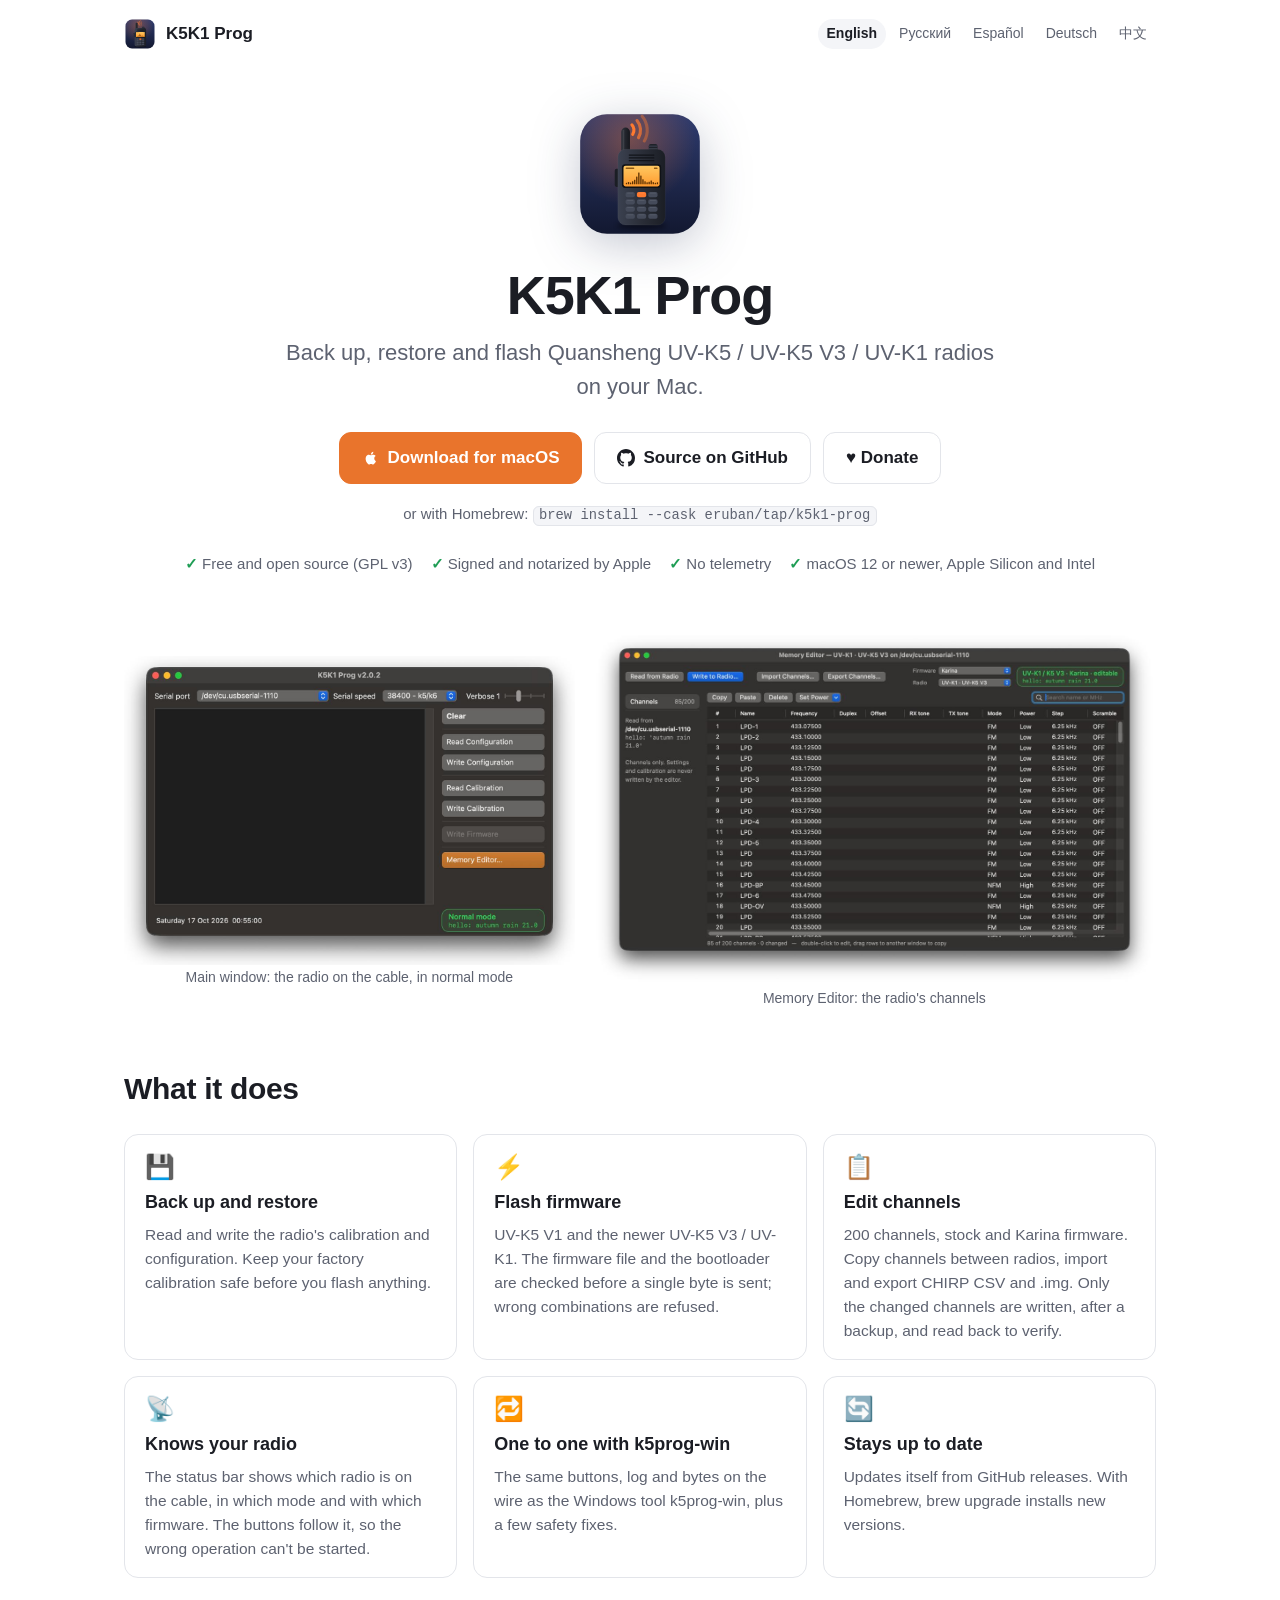
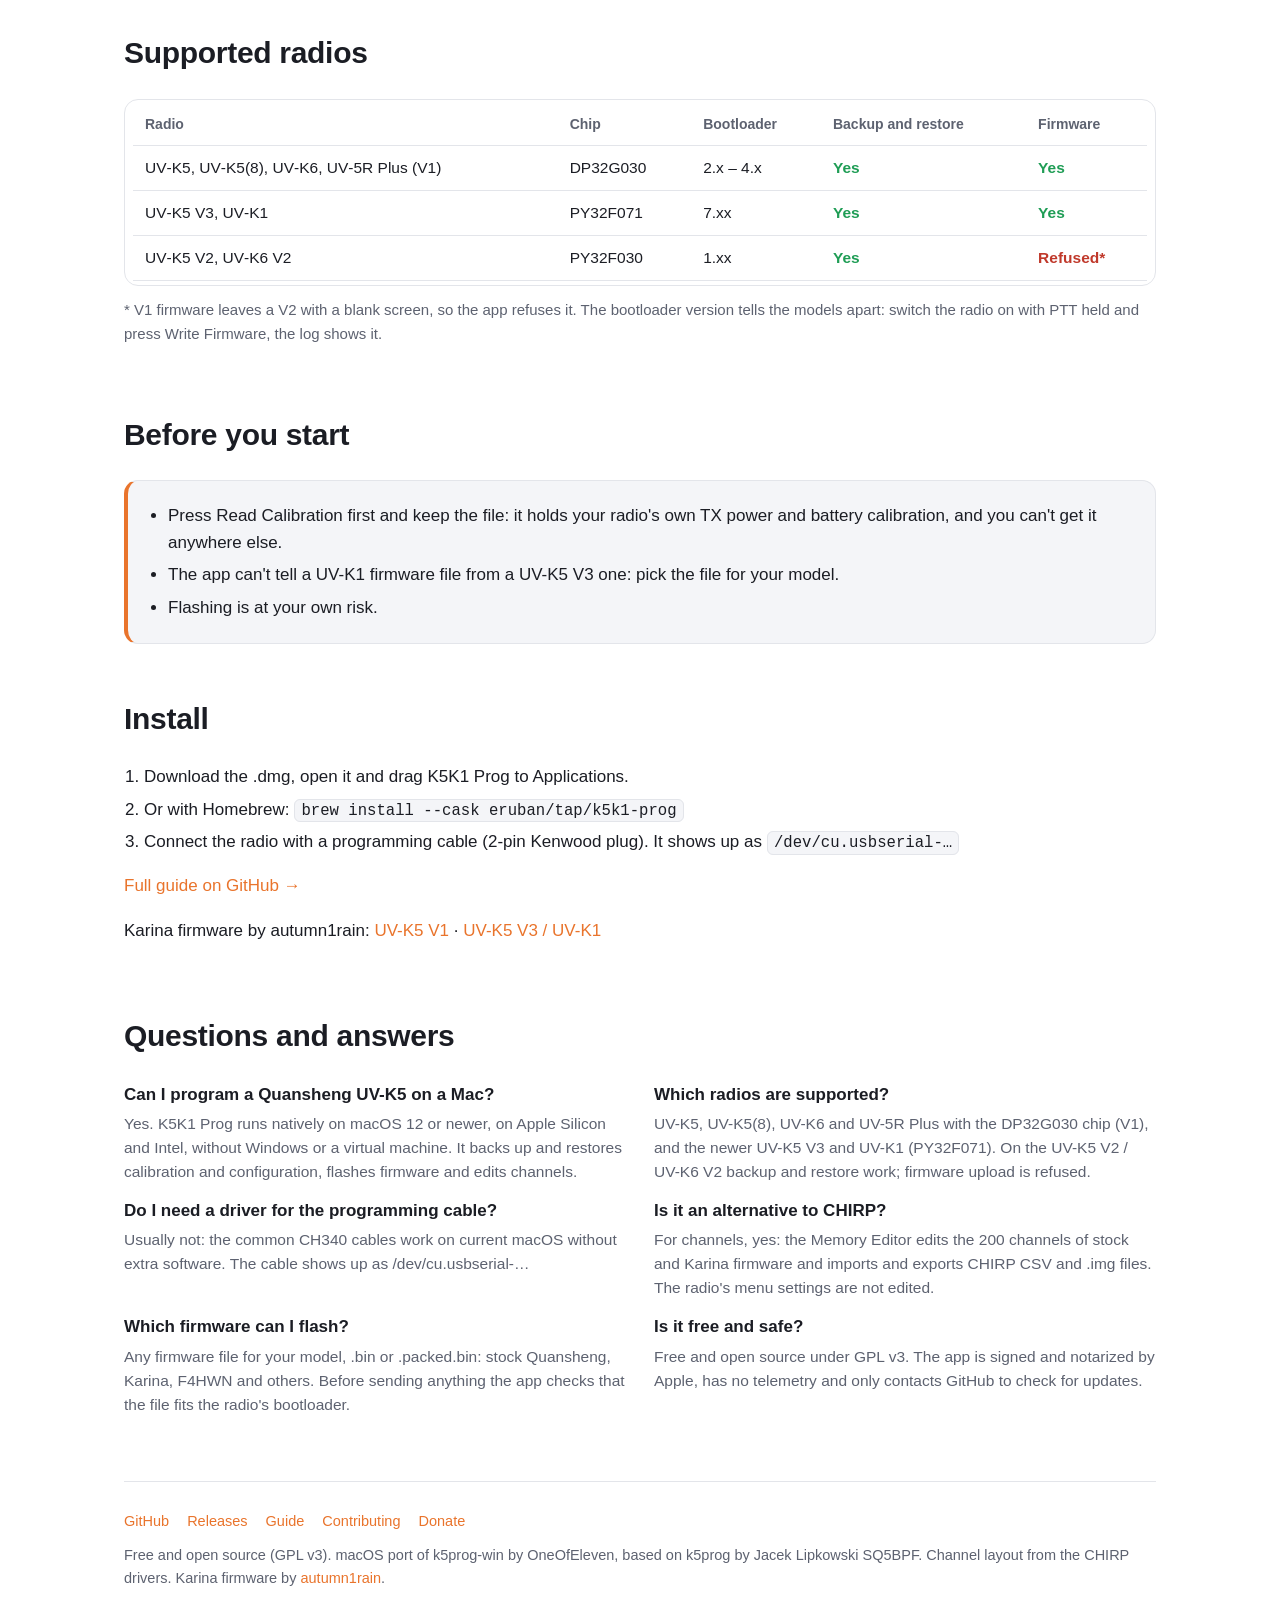
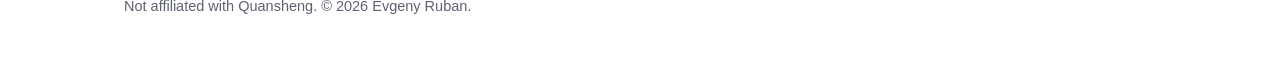
<file: docs/index.html>
<!doctype html>
<html lang="en">
<head>
  <meta charset="utf-8">
  <meta name="viewport" content="width=device-width, initial-scale=1">
  <title>K5K1 Prog – Quansheng UV-K5 &amp; UV-K1 software for Mac</title>
  <meta name="description" content="Free Mac app for Quansheng UV-K5, UV-K5 V3 and UV-K1: back up calibration and configuration, flash firmware, edit channels (CHIRP CSV, .img). Open source.">
  <link rel="canonical" href="https://eruban.github.io/k5k1prog-mac/">
  <link rel="alternate" hreflang="en" href="https://eruban.github.io/k5k1prog-mac/">
  <link rel="alternate" hreflang="ru" href="https://eruban.github.io/k5k1prog-mac/ru/">
  <link rel="alternate" hreflang="es" href="https://eruban.github.io/k5k1prog-mac/es/">
  <link rel="alternate" hreflang="de" href="https://eruban.github.io/k5k1prog-mac/de/">
  <link rel="alternate" hreflang="zh-Hans" href="https://eruban.github.io/k5k1prog-mac/zh/">
  <link rel="alternate" hreflang="x-default" href="https://eruban.github.io/k5k1prog-mac/">
  <meta name="robots" content="index, follow, max-image-preview:large">
  <meta name="author" content="Evgeny Ruban">
  <meta name="theme-color" content="#1e2850">
  <meta property="og:type" content="website">
  <meta property="og:site_name" content="K5K1 Prog">
  <meta property="og:locale" content="en_US">
  <meta property="og:locale:alternate" content="ru_RU">
  <meta property="og:locale:alternate" content="es_ES">
  <meta property="og:locale:alternate" content="de_DE">
  <meta property="og:locale:alternate" content="zh_CN">
  <meta property="og:title" content="K5K1 Prog – Quansheng UV-K5 &amp; UV-K1 software for Mac">
  <meta property="og:description" content="Free Mac app for Quansheng UV-K5, UV-K5 V3 and UV-K1: back up calibration and configuration, flash firmware, edit channels (CHIRP CSV, .img). Open source.">
  <meta property="og:url" content="https://eruban.github.io/k5k1prog-mac/">
  <meta property="og:image" content="https://eruban.github.io/k5k1prog-mac/assets/og-card.png">
  <meta property="og:image:width" content="1200">
  <meta property="og:image:height" content="630">
  <meta property="og:image:alt" content="Back up, restore and flash Quansheng UV-K5 / UV-K5 V3 / UV-K1 radios on your Mac.">
  <meta name="twitter:card" content="summary_large_image">
  <meta name="twitter:title" content="K5K1 Prog – Quansheng UV-K5 &amp; UV-K1 software for Mac">
  <meta name="twitter:description" content="Free Mac app for Quansheng UV-K5, UV-K5 V3 and UV-K1: back up calibration and configuration, flash firmware, edit channels (CHIRP CSV, .img). Open source.">
  <meta name="twitter:image" content="https://eruban.github.io/k5k1prog-mac/assets/og-card.png">
  <link rel="icon" href="assets/logo.svg" type="image/svg+xml">
  <link rel="icon" href="assets/favicon-32.png" type="image/png" sizes="32x32">
  <link rel="apple-touch-icon" href="assets/apple-touch-icon.png">
  <link rel="stylesheet" href="assets/style.css">
  <script type="application/ld+json">
{
  "@context": "https://schema.org",
  "@type": "SoftwareApplication",
  "name": "K5K1 Prog",
  "url": "https://eruban.github.io/k5k1prog-mac/",
  "description": "Free Mac app for Quansheng UV-K5, UV-K5 V3 and UV-K1: back up calibration and configuration, flash firmware, edit channels (CHIRP CSV, .img). Open source.",
  "applicationCategory": "UtilitiesApplication",
  "operatingSystem": "macOS 12 or later",
  "softwareVersion": "2.0.2",
  "downloadUrl": "https://github.com/ERuban/k5k1prog-mac/releases/latest",
  "installUrl": "https://github.com/ERuban/k5k1prog-mac/releases/latest",
  "screenshot": [
    "https://eruban.github.io/k5k1prog-mac/assets/main-window.png",
    "https://eruban.github.io/k5k1prog-mac/assets/memory-editor.png"
  ],
  "image": "https://eruban.github.io/k5k1prog-mac/assets/og-card.png",
  "license": "https://www.gnu.org/licenses/gpl-3.0.html",
  "isAccessibleForFree": true,
  "offers": {
    "@type": "Offer",
    "price": "0",
    "priceCurrency": "USD"
  },
  "author": {
    "@type": "Person",
    "name": "Evgeny Ruban",
    "url": "https://github.com/ERuban"
  },
  "codeRepository": "https://github.com/ERuban/k5k1prog-mac",
  "inLanguage": "en"
}
  </script>
  <script type="application/ld+json">
{
  "@context": "https://schema.org",
  "@type": "FAQPage",
  "mainEntity": [
    {
      "@type": "Question",
      "name": "Can I program a Quansheng UV-K5 on a Mac?",
      "acceptedAnswer": {
        "@type": "Answer",
        "text": "Yes. K5K1 Prog runs natively on macOS 12 or newer, on Apple Silicon and Intel, without Windows or a virtual machine. It backs up and restores calibration and configuration, flashes firmware and edits channels."
      }
    },
    {
      "@type": "Question",
      "name": "Which radios are supported?",
      "acceptedAnswer": {
        "@type": "Answer",
        "text": "UV-K5, UV-K5(8), UV-K6 and UV-5R Plus with the DP32G030 chip (V1), and the newer UV-K5 V3 and UV-K1 (PY32F071). On the UV-K5 V2 / UV-K6 V2 backup and restore work; firmware upload is refused."
      }
    },
    {
      "@type": "Question",
      "name": "Do I need a driver for the programming cable?",
      "acceptedAnswer": {
        "@type": "Answer",
        "text": "Usually not: the common CH340 cables work on current macOS without extra software. The cable shows up as /dev/cu.usbserial-…"
      }
    },
    {
      "@type": "Question",
      "name": "Is it an alternative to CHIRP?",
      "acceptedAnswer": {
        "@type": "Answer",
        "text": "For channels, yes: the Memory Editor edits the 200 channels of stock and Karina firmware and imports and exports CHIRP CSV and .img files. The radio's menu settings are not edited."
      }
    },
    {
      "@type": "Question",
      "name": "Which firmware can I flash?",
      "acceptedAnswer": {
        "@type": "Answer",
        "text": "Any firmware file for your model, .bin or .packed.bin: stock Quansheng, Karina, F4HWN and others. Before sending anything the app checks that the file fits the radio's bootloader."
      }
    },
    {
      "@type": "Question",
      "name": "Is it free and safe?",
      "acceptedAnswer": {
        "@type": "Answer",
        "text": "Free and open source under GPL v3. The app is signed and notarized by Apple, has no telemetry and only contacts GitHub to check for updates."
      }
    }
  ]
}
  </script>
</head>
<body>
  <div class="wrap">
    <header class="top">
      <a class="brand" href=""><img src="assets/logo.svg" alt="">K5K1 Prog</a>
      <nav class="langs" aria-label="Language"><span aria-current="page">English</span> <a href="ru/" hreflang="ru" lang="ru">Русский</a> <a href="es/" hreflang="es" lang="es">Español</a> <a href="de/" hreflang="de" lang="de">Deutsch</a> <a href="zh/" hreflang="zh" lang="zh">中文</a></nav>
    </header>

    <div class="hero">
      <img class="logo" src="assets/logo.svg" alt="K5K1 Prog">
      <h1>K5K1 Prog</h1>
      <p class="tagline">Back up, restore and flash Quansheng UV-K5 / UV-K5 V3 / UV-K1 radios on your Mac.</p>
      <div class="actions">
        <a class="btn primary" href="https://github.com/ERuban/k5k1prog-mac/releases/latest"><svg viewBox="0 0 24 24" aria-hidden="true"><path d="M16.37 12.6c-.02-2.14 1.75-3.17 1.83-3.22-1-1.45-2.55-1.65-3.1-1.68-1.32-.13-2.58.78-3.25.78-.67 0-1.7-.76-2.8-.74-1.44.02-2.77.84-3.51 2.13-1.5 2.6-.38 6.44 1.08 8.55.71 1.03 1.56 2.19 2.67 2.15 1.07-.04 1.48-.69 2.77-.69 1.3 0 1.66.69 2.8.67 1.16-.02 1.89-1.05 2.6-2.09.82-1.2 1.15-2.36 1.17-2.42-.03-.01-2.24-.86-2.26-3.42zM14.25 6.3c.59-.72.99-1.71.88-2.7-.85.03-1.88.57-2.49 1.28-.55.63-1.03 1.64-.9 2.61.95.07 1.92-.48 2.51-1.19z"/></svg>Download for macOS</a>
        <a class="btn" href="https://github.com/ERuban/k5k1prog-mac"><svg viewBox="0 0 16 16" aria-hidden="true"><path d="M8 0C3.58 0 0 3.58 0 8c0 3.54 2.29 6.53 5.47 7.59.4.07.55-.17.55-.38 0-.19-.01-.82-.01-1.49-2.01.37-2.53-.49-2.69-.94-.09-.23-.48-.94-.82-1.13-.28-.15-.68-.52-.01-.53.63-.01 1.08.58 1.23.82.72 1.21 1.87.87 2.33.66.07-.52.28-.87.51-1.07-1.78-.2-3.64-.89-3.64-3.95 0-.87.31-1.59.82-2.15-.08-.2-.36-1.02.08-2.12 0 0 .67-.21 2.2.82.64-.18 1.32-.27 2-.27.68 0 1.36.09 2 .27 1.53-1.04 2.2-.82 2.2-.82.44 1.1.16 1.92.08 2.12.51.56.82 1.27.82 2.15 0 3.07-1.87 3.75-3.65 3.95.29.25.54.73.54 1.48 0 1.07-.01 1.93-.01 2.2 0 .21.15.46.55.38A8.013 8.013 0 0016 8c0-4.42-3.58-8-8-8z"/></svg>Source on GitHub</a>
        <a class="btn" href="https://boosty.to/eruban/donate">♥ Donate</a>
      </div>
      <p class="brew">or with Homebrew: <code>brew install --cask eruban/tap/k5k1-prog</code></p>
      <ul class="facts">
      <li>Free and open source (GPL v3)</li>
      <li>Signed and notarized by Apple</li>
      <li>No telemetry</li>
      <li>macOS 12 or newer, Apple Silicon and Intel</li>
      </ul>
    </div>

    <div class="shots">
      <figure><img src="assets/main-window.png" width="1228" height="842" alt="Main window: the radio on the cable, in normal mode"><figcaption>Main window: the radio on the cable, in normal mode</figcaption></figure>
      <figure><img src="assets/memory-editor.png" width="1278" height="797" alt="Memory Editor: the radio&#x27;s channels" loading="lazy"><figcaption>Memory Editor: the radio&#x27;s channels</figcaption></figure>
    </div>

    <section id="features">
      <h2>What it does<a class="anchor" href="#features" aria-label="Link to this section">#</a></h2>
      <div class="features">
      <div class="card"><span class="ico">💾</span><h3>Back up and restore</h3><p>Read and write the radio&#x27;s calibration and configuration. Keep your factory calibration safe before you flash anything.</p></div>
      <div class="card"><span class="ico">⚡</span><h3>Flash firmware</h3><p>UV-K5 V1 and the newer UV-K5 V3 / UV-K1. The firmware file and the bootloader are checked before a single byte is sent; wrong combinations are refused.</p></div>
      <div class="card"><span class="ico">📋</span><h3>Edit channels</h3><p>200 channels, stock and Karina firmware. Copy channels between radios, import and export CHIRP CSV and .img. Only the changed channels are written, after a backup, and read back to verify.</p></div>
      <div class="card"><span class="ico">📡</span><h3>Knows your radio</h3><p>The status bar shows which radio is on the cable, in which mode and with which firmware. The buttons follow it, so the wrong operation can&#x27;t be started.</p></div>
      <div class="card"><span class="ico">🔁</span><h3>One to one with k5prog-win</h3><p>The same buttons, log and bytes on the wire as the Windows tool k5prog-win, plus a few safety fixes.</p></div>
      <div class="card"><span class="ico">🔄</span><h3>Stays up to date</h3><p>Updates itself from GitHub releases. With Homebrew, brew upgrade installs new versions.</p></div>
      </div>
    </section>

    <section id="radios">
      <h2>Supported radios<a class="anchor" href="#radios" aria-label="Link to this section">#</a></h2>
      <div class="table-wrap">
        <table>
          <thead><tr><th>Radio</th><th>Chip</th><th>Bootloader</th><th>Backup and restore</th><th>Firmware</th></tr></thead>
          <tbody>
          <tr><td>UV&#8209;K5, UV&#8209;K5(8), UV&#8209;K6, UV&#8209;5R&nbsp;Plus (V1)</td><td>DP32G030</td><td>2.x – 4.x</td><td class="yes">Yes</td><td class="yes">Yes</td></tr>
          <tr><td>UV&#8209;K5 V3, UV&#8209;K1</td><td>PY32F071</td><td>7.xx</td><td class="yes">Yes</td><td class="yes">Yes</td></tr>
          <tr><td>UV&#8209;K5 V2, UV&#8209;K6 V2</td><td>PY32F030</td><td>1.xx</td><td class="yes">Yes</td><td class="no">Refused*</td></tr>
          </tbody>
        </table>
      </div>
      <p class="note">* V1 firmware leaves a V2 with a blank screen, so the app refuses it. The bootloader version tells the models apart: switch the radio on with PTT held and press Write Firmware, the log shows it.</p>
    </section>

    <section id="safety">
      <h2>Before you start<a class="anchor" href="#safety" aria-label="Link to this section">#</a></h2>
      <div class="warn">
        <ul>
        <li>Press Read Calibration first and keep the file: it holds your radio&#x27;s own TX power and battery calibration, and you can&#x27;t get it anywhere else.</li>
        <li>The app can&#x27;t tell a UV-K1 firmware file from a UV-K5 V3 one: pick the file for your model.</li>
        <li>Flashing is at your own risk.</li>
        </ul>
      </div>
    </section>

    <section id="install">
      <h2>Install<a class="anchor" href="#install" aria-label="Link to this section">#</a></h2>
      <ol class="steps">
      <li>Download the .dmg, open it and drag K5K1 Prog to Applications.</li>
      <li>Or with Homebrew: <code>brew install --cask eruban/tap/k5k1-prog</code></li>
      <li>Connect the radio with a programming cable (2-pin Kenwood plug). It shows up as <code>/dev/cu.usbserial-…</code></li>
      </ol>
      <p class="more"><a href="https://github.com/ERuban/k5k1prog-mac/blob/main/README.md">Full guide on GitHub →</a></p>
      <p class="more">Karina firmware by autumn1rain: <a href="https://github.com/autumn1rain/karina-v1">UV-K5 V1</a> · <a href="https://github.com/autumn1rain/karina-v3-k1">UV-K5 V3 / UV-K1</a></p>
    </section>

    <section id="faq">
      <h2>Questions and answers<a class="anchor" href="#faq" aria-label="Link to this section">#</a></h2>
      <div class="faq">
      <div class="qa" id="faq-1"><h3>Can I program a Quansheng UV-K5 on a Mac?<a class="anchor" href="#faq-1" aria-label="Link to this section">#</a></h3><p>Yes. K5K1 Prog runs natively on macOS 12 or newer, on Apple Silicon and Intel, without Windows or a virtual machine. It backs up and restores calibration and configuration, flashes firmware and edits channels.</p></div>
      <div class="qa" id="faq-2"><h3>Which radios are supported?<a class="anchor" href="#faq-2" aria-label="Link to this section">#</a></h3><p>UV-K5, UV-K5(8), UV-K6 and UV-5R Plus with the DP32G030 chip (V1), and the newer UV-K5 V3 and UV-K1 (PY32F071). On the UV-K5 V2 / UV-K6 V2 backup and restore work; firmware upload is refused.</p></div>
      <div class="qa" id="faq-3"><h3>Do I need a driver for the programming cable?<a class="anchor" href="#faq-3" aria-label="Link to this section">#</a></h3><p>Usually not: the common CH340 cables work on current macOS without extra software. The cable shows up as /dev/cu.usbserial-…</p></div>
      <div class="qa" id="faq-4"><h3>Is it an alternative to CHIRP?<a class="anchor" href="#faq-4" aria-label="Link to this section">#</a></h3><p>For channels, yes: the Memory Editor edits the 200 channels of stock and Karina firmware and imports and exports CHIRP CSV and .img files. The radio&#x27;s menu settings are not edited.</p></div>
      <div class="qa" id="faq-5"><h3>Which firmware can I flash?<a class="anchor" href="#faq-5" aria-label="Link to this section">#</a></h3><p>Any firmware file for your model, .bin or .packed.bin: stock Quansheng, Karina, F4HWN and others. Before sending anything the app checks that the file fits the radio&#x27;s bootloader.</p></div>
      <div class="qa" id="faq-6"><h3>Is it free and safe?<a class="anchor" href="#faq-6" aria-label="Link to this section">#</a></h3><p>Free and open source under GPL v3. The app is signed and notarized by Apple, has no telemetry and only contacts GitHub to check for updates.</p></div>
      </div>
    </section>

    <footer>
      <nav><a href="https://github.com/ERuban/k5k1prog-mac">GitHub</a> <a href="https://github.com/ERuban/k5k1prog-mac/releases">Releases</a> <a href="https://github.com/ERuban/k5k1prog-mac/blob/main/README.md">Guide</a> <a href="https://github.com/ERuban/k5k1prog-mac/blob/main/CONTRIBUTING.md">Contributing</a> <a href="https://boosty.to/eruban/donate">Donate</a></nav>
      <p>Free and open source (GPL v3). macOS port of k5prog-win by OneOfEleven, based on k5prog by Jacek Lipkowski SQ5BPF. Channel layout from the CHIRP drivers. Karina firmware by <a href="https://github.com/autumn1rain">autumn1rain</a>.</p>
      <p>Not affiliated with Quansheng. © 2026 Evgeny Ruban.</p>
    </footer>
  </div>
</body>
</html>
</file>
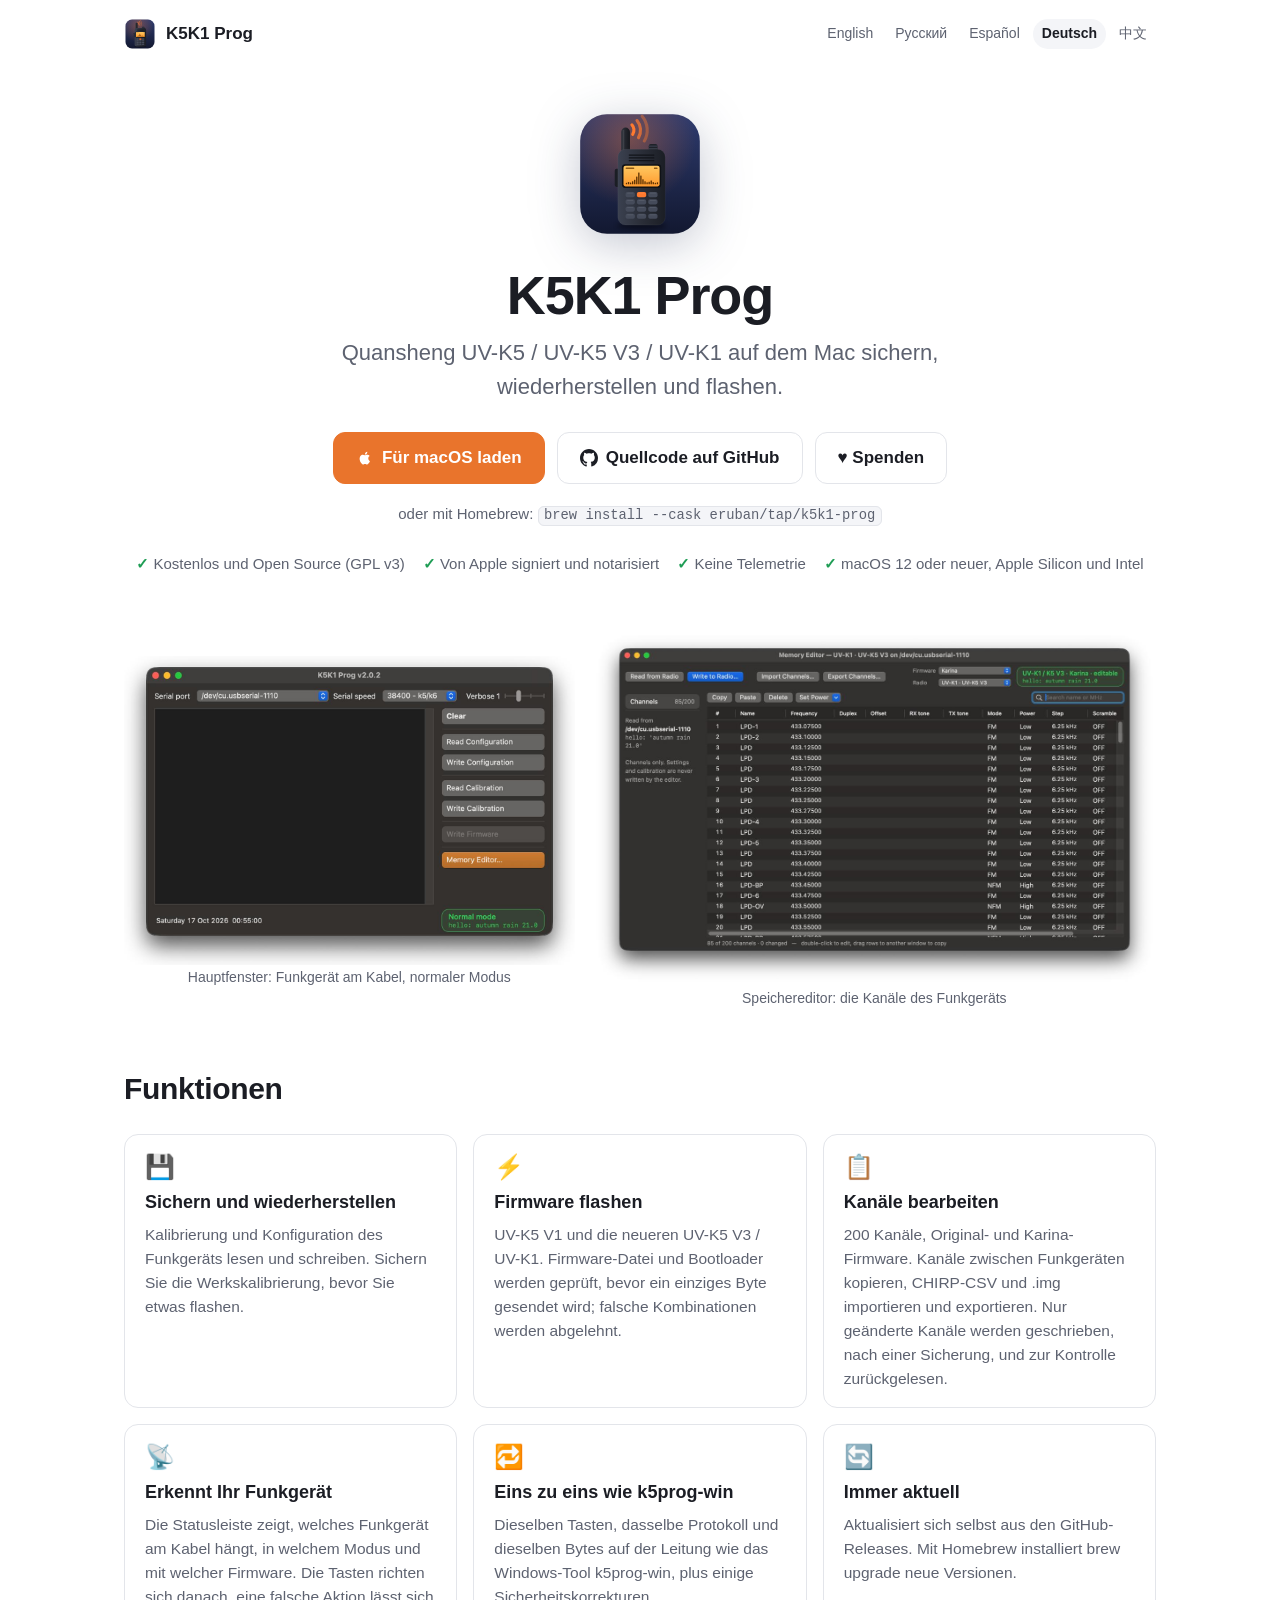
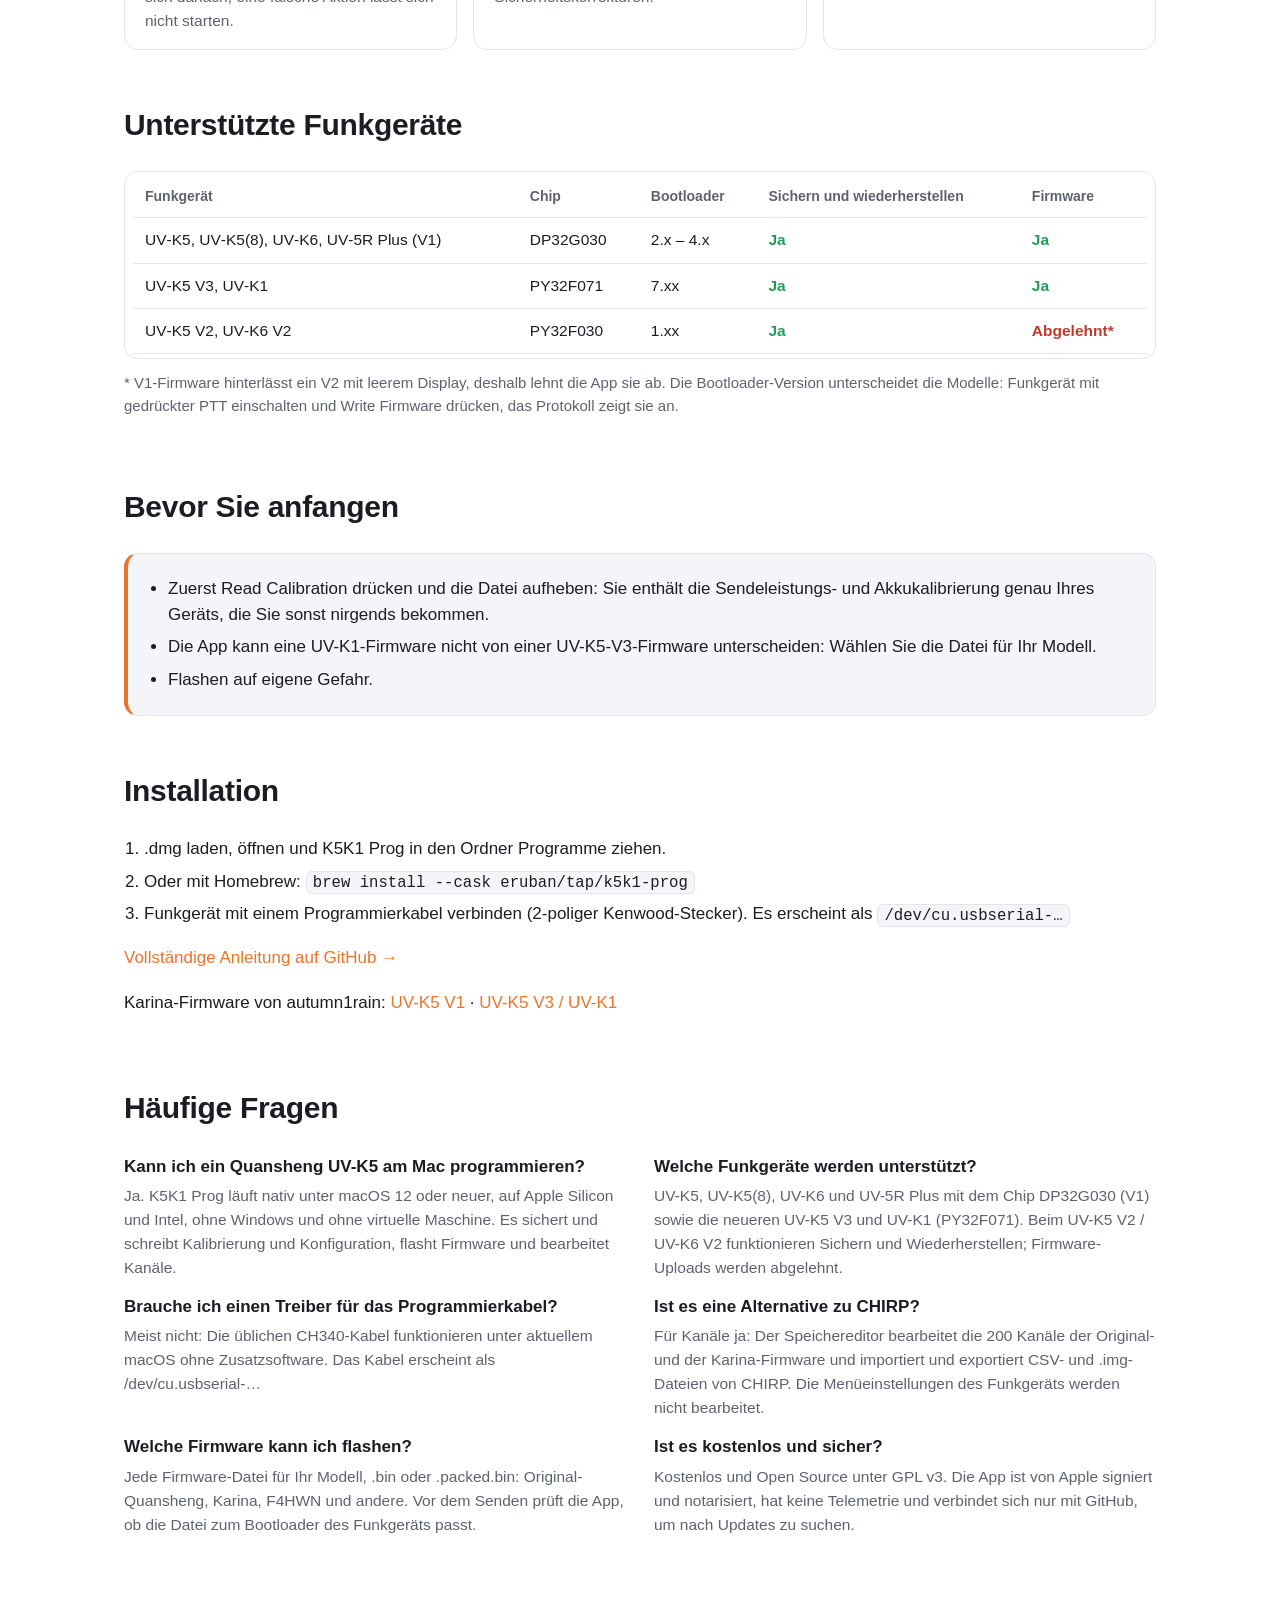
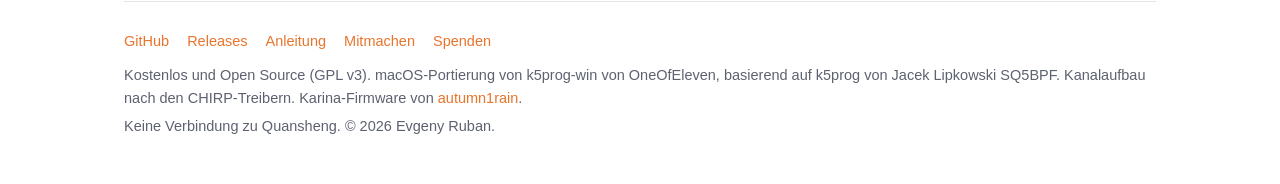
<file: docs/de/index.html>
<!doctype html>
<html lang="de">
<head>
  <meta charset="utf-8">
  <meta name="viewport" content="width=device-width, initial-scale=1">
  <title>K5K1 Prog – Software für Quansheng UV-K5 und UV-K1 auf dem Mac</title>
  <meta name="description" content="Kostenlose Mac-App: Kalibrierung und Konfiguration sichern, Firmware flashen, Kanäle bearbeiten (CHIRP-CSV, .img) für Quansheng UV-K5, UV-K5 V3 und UV-K1.">
  <link rel="canonical" href="https://eruban.github.io/k5k1prog-mac/de/">
  <link rel="alternate" hreflang="en" href="https://eruban.github.io/k5k1prog-mac/">
  <link rel="alternate" hreflang="ru" href="https://eruban.github.io/k5k1prog-mac/ru/">
  <link rel="alternate" hreflang="es" href="https://eruban.github.io/k5k1prog-mac/es/">
  <link rel="alternate" hreflang="de" href="https://eruban.github.io/k5k1prog-mac/de/">
  <link rel="alternate" hreflang="zh-Hans" href="https://eruban.github.io/k5k1prog-mac/zh/">
  <link rel="alternate" hreflang="x-default" href="https://eruban.github.io/k5k1prog-mac/">
  <meta name="robots" content="index, follow, max-image-preview:large">
  <meta name="author" content="Evgeny Ruban">
  <meta name="theme-color" content="#1e2850">
  <meta property="og:type" content="website">
  <meta property="og:site_name" content="K5K1 Prog">
  <meta property="og:locale" content="de_DE">
  <meta property="og:locale:alternate" content="en_US">
  <meta property="og:locale:alternate" content="ru_RU">
  <meta property="og:locale:alternate" content="es_ES">
  <meta property="og:locale:alternate" content="zh_CN">
  <meta property="og:title" content="K5K1 Prog – Software für Quansheng UV-K5 und UV-K1 auf dem Mac">
  <meta property="og:description" content="Kostenlose Mac-App: Kalibrierung und Konfiguration sichern, Firmware flashen, Kanäle bearbeiten (CHIRP-CSV, .img) für Quansheng UV-K5, UV-K5 V3 und UV-K1.">
  <meta property="og:url" content="https://eruban.github.io/k5k1prog-mac/de/">
  <meta property="og:image" content="https://eruban.github.io/k5k1prog-mac/assets/og-card.png">
  <meta property="og:image:width" content="1200">
  <meta property="og:image:height" content="630">
  <meta property="og:image:alt" content="Quansheng UV-K5 / UV-K5 V3 / UV-K1 auf dem Mac sichern, wiederherstellen und flashen.">
  <meta name="twitter:card" content="summary_large_image">
  <meta name="twitter:title" content="K5K1 Prog – Software für Quansheng UV-K5 und UV-K1 auf dem Mac">
  <meta name="twitter:description" content="Kostenlose Mac-App: Kalibrierung und Konfiguration sichern, Firmware flashen, Kanäle bearbeiten (CHIRP-CSV, .img) für Quansheng UV-K5, UV-K5 V3 und UV-K1.">
  <meta name="twitter:image" content="https://eruban.github.io/k5k1prog-mac/assets/og-card.png">
  <link rel="icon" href="../assets/logo.svg" type="image/svg+xml">
  <link rel="icon" href="../assets/favicon-32.png" type="image/png" sizes="32x32">
  <link rel="apple-touch-icon" href="../assets/apple-touch-icon.png">
  <link rel="stylesheet" href="../assets/style.css">
  <script type="application/ld+json">
{
  "@context": "https://schema.org",
  "@type": "SoftwareApplication",
  "name": "K5K1 Prog",
  "url": "https://eruban.github.io/k5k1prog-mac/de/",
  "description": "Kostenlose Mac-App: Kalibrierung und Konfiguration sichern, Firmware flashen, Kanäle bearbeiten (CHIRP-CSV, .img) für Quansheng UV-K5, UV-K5 V3 und UV-K1.",
  "applicationCategory": "UtilitiesApplication",
  "operatingSystem": "macOS 12 or later",
  "softwareVersion": "2.0.2",
  "downloadUrl": "https://github.com/ERuban/k5k1prog-mac/releases/latest",
  "installUrl": "https://github.com/ERuban/k5k1prog-mac/releases/latest",
  "screenshot": [
    "https://eruban.github.io/k5k1prog-mac/assets/main-window.png",
    "https://eruban.github.io/k5k1prog-mac/assets/memory-editor.png"
  ],
  "image": "https://eruban.github.io/k5k1prog-mac/assets/og-card.png",
  "license": "https://www.gnu.org/licenses/gpl-3.0.html",
  "isAccessibleForFree": true,
  "offers": {
    "@type": "Offer",
    "price": "0",
    "priceCurrency": "USD"
  },
  "author": {
    "@type": "Person",
    "name": "Evgeny Ruban",
    "url": "https://github.com/ERuban"
  },
  "codeRepository": "https://github.com/ERuban/k5k1prog-mac",
  "inLanguage": "de"
}
  </script>
  <script type="application/ld+json">
{
  "@context": "https://schema.org",
  "@type": "FAQPage",
  "mainEntity": [
    {
      "@type": "Question",
      "name": "Kann ich ein Quansheng UV-K5 am Mac programmieren?",
      "acceptedAnswer": {
        "@type": "Answer",
        "text": "Ja. K5K1 Prog läuft nativ unter macOS 12 oder neuer, auf Apple Silicon und Intel, ohne Windows und ohne virtuelle Maschine. Es sichert und schreibt Kalibrierung und Konfiguration, flasht Firmware und bearbeitet Kanäle."
      }
    },
    {
      "@type": "Question",
      "name": "Welche Funkgeräte werden unterstützt?",
      "acceptedAnswer": {
        "@type": "Answer",
        "text": "UV-K5, UV-K5(8), UV-K6 und UV-5R Plus mit dem Chip DP32G030 (V1) sowie die neueren UV-K5 V3 und UV-K1 (PY32F071). Beim UV-K5 V2 / UV-K6 V2 funktionieren Sichern und Wiederherstellen; Firmware-Uploads werden abgelehnt."
      }
    },
    {
      "@type": "Question",
      "name": "Brauche ich einen Treiber für das Programmierkabel?",
      "acceptedAnswer": {
        "@type": "Answer",
        "text": "Meist nicht: Die üblichen CH340-Kabel funktionieren unter aktuellem macOS ohne Zusatzsoftware. Das Kabel erscheint als /dev/cu.usbserial-…"
      }
    },
    {
      "@type": "Question",
      "name": "Ist es eine Alternative zu CHIRP?",
      "acceptedAnswer": {
        "@type": "Answer",
        "text": "Für Kanäle ja: Der Speichereditor bearbeitet die 200 Kanäle der Original- und der Karina-Firmware und importiert und exportiert CSV- und .img-Dateien von CHIRP. Die Menüeinstellungen des Funkgeräts werden nicht bearbeitet."
      }
    },
    {
      "@type": "Question",
      "name": "Welche Firmware kann ich flashen?",
      "acceptedAnswer": {
        "@type": "Answer",
        "text": "Jede Firmware-Datei für Ihr Modell, .bin oder .packed.bin: Original-Quansheng, Karina, F4HWN und andere. Vor dem Senden prüft die App, ob die Datei zum Bootloader des Funkgeräts passt."
      }
    },
    {
      "@type": "Question",
      "name": "Ist es kostenlos und sicher?",
      "acceptedAnswer": {
        "@type": "Answer",
        "text": "Kostenlos und Open Source unter GPL v3. Die App ist von Apple signiert und notarisiert, hat keine Telemetrie und verbindet sich nur mit GitHub, um nach Updates zu suchen."
      }
    }
  ]
}
  </script>
</head>
<body>
  <div class="wrap">
    <header class="top">
      <a class="brand" href="../de/"><img src="../assets/logo.svg" alt="">K5K1 Prog</a>
      <nav class="langs" aria-label="Language"><a href="../" hreflang="en" lang="en">English</a> <a href="../ru/" hreflang="ru" lang="ru">Русский</a> <a href="../es/" hreflang="es" lang="es">Español</a> <span aria-current="page">Deutsch</span> <a href="../zh/" hreflang="zh" lang="zh">中文</a></nav>
    </header>

    <div class="hero">
      <img class="logo" src="../assets/logo.svg" alt="K5K1 Prog">
      <h1>K5K1 Prog</h1>
      <p class="tagline">Quansheng UV-K5 / UV-K5 V3 / UV-K1 auf dem Mac sichern, wiederherstellen und flashen.</p>
      <div class="actions">
        <a class="btn primary" href="https://github.com/ERuban/k5k1prog-mac/releases/latest"><svg viewBox="0 0 24 24" aria-hidden="true"><path d="M16.37 12.6c-.02-2.14 1.75-3.17 1.83-3.22-1-1.45-2.55-1.65-3.1-1.68-1.32-.13-2.58.78-3.25.78-.67 0-1.7-.76-2.8-.74-1.44.02-2.77.84-3.51 2.13-1.5 2.6-.38 6.44 1.08 8.55.71 1.03 1.56 2.19 2.67 2.15 1.07-.04 1.48-.69 2.77-.69 1.3 0 1.66.69 2.8.67 1.16-.02 1.89-1.05 2.6-2.09.82-1.2 1.15-2.36 1.17-2.42-.03-.01-2.24-.86-2.26-3.42zM14.25 6.3c.59-.72.99-1.71.88-2.7-.85.03-1.88.57-2.49 1.28-.55.63-1.03 1.64-.9 2.61.95.07 1.92-.48 2.51-1.19z"/></svg>Für macOS laden</a>
        <a class="btn" href="https://github.com/ERuban/k5k1prog-mac"><svg viewBox="0 0 16 16" aria-hidden="true"><path d="M8 0C3.58 0 0 3.58 0 8c0 3.54 2.29 6.53 5.47 7.59.4.07.55-.17.55-.38 0-.19-.01-.82-.01-1.49-2.01.37-2.53-.49-2.69-.94-.09-.23-.48-.94-.82-1.13-.28-.15-.68-.52-.01-.53.63-.01 1.08.58 1.23.82.72 1.21 1.87.87 2.33.66.07-.52.28-.87.51-1.07-1.78-.2-3.64-.89-3.64-3.95 0-.87.31-1.59.82-2.15-.08-.2-.36-1.02.08-2.12 0 0 .67-.21 2.2.82.64-.18 1.32-.27 2-.27.68 0 1.36.09 2 .27 1.53-1.04 2.2-.82 2.2-.82.44 1.1.16 1.92.08 2.12.51.56.82 1.27.82 2.15 0 3.07-1.87 3.75-3.65 3.95.29.25.54.73.54 1.48 0 1.07-.01 1.93-.01 2.2 0 .21.15.46.55.38A8.013 8.013 0 0016 8c0-4.42-3.58-8-8-8z"/></svg>Quellcode auf GitHub</a>
        <a class="btn" href="https://boosty.to/eruban/donate">♥ Spenden</a>
      </div>
      <p class="brew">oder mit Homebrew: <code>brew install --cask eruban/tap/k5k1-prog</code></p>
      <ul class="facts">
      <li>Kostenlos und Open Source (GPL v3)</li>
      <li>Von Apple signiert und notarisiert</li>
      <li>Keine Telemetrie</li>
      <li>macOS 12 oder neuer, Apple Silicon und Intel</li>
      </ul>
    </div>

    <div class="shots">
      <figure><img src="../assets/main-window.png" width="1228" height="842" alt="Hauptfenster: Funkgerät am Kabel, normaler Modus"><figcaption>Hauptfenster: Funkgerät am Kabel, normaler Modus</figcaption></figure>
      <figure><img src="../assets/memory-editor.png" width="1278" height="797" alt="Speichereditor: die Kanäle des Funkgeräts" loading="lazy"><figcaption>Speichereditor: die Kanäle des Funkgeräts</figcaption></figure>
    </div>

    <section id="features">
      <h2>Funktionen<a class="anchor" href="#features" aria-label="Link zu diesem Abschnitt">#</a></h2>
      <div class="features">
      <div class="card"><span class="ico">💾</span><h3>Sichern und wiederherstellen</h3><p>Kalibrierung und Konfiguration des Funkgeräts lesen und schreiben. Sichern Sie die Werkskalibrierung, bevor Sie etwas flashen.</p></div>
      <div class="card"><span class="ico">⚡</span><h3>Firmware flashen</h3><p>UV-K5 V1 und die neueren UV-K5 V3 / UV-K1. Firmware-Datei und Bootloader werden geprüft, bevor ein einziges Byte gesendet wird; falsche Kombinationen werden abgelehnt.</p></div>
      <div class="card"><span class="ico">📋</span><h3>Kanäle bearbeiten</h3><p>200 Kanäle, Original- und Karina-Firmware. Kanäle zwischen Funkgeräten kopieren, CHIRP-CSV und .img importieren und exportieren. Nur geänderte Kanäle werden geschrieben, nach einer Sicherung, und zur Kontrolle zurückgelesen.</p></div>
      <div class="card"><span class="ico">📡</span><h3>Erkennt Ihr Funkgerät</h3><p>Die Statusleiste zeigt, welches Funkgerät am Kabel hängt, in welchem Modus und mit welcher Firmware. Die Tasten richten sich danach, eine falsche Aktion lässt sich nicht starten.</p></div>
      <div class="card"><span class="ico">🔁</span><h3>Eins zu eins wie k5prog-win</h3><p>Dieselben Tasten, dasselbe Protokoll und dieselben Bytes auf der Leitung wie das Windows-Tool k5prog-win, plus einige Sicherheitskorrekturen.</p></div>
      <div class="card"><span class="ico">🔄</span><h3>Immer aktuell</h3><p>Aktualisiert sich selbst aus den GitHub-Releases. Mit Homebrew installiert brew upgrade neue Versionen.</p></div>
      </div>
    </section>

    <section id="radios">
      <h2>Unterstützte Funkgeräte<a class="anchor" href="#radios" aria-label="Link zu diesem Abschnitt">#</a></h2>
      <div class="table-wrap">
        <table>
          <thead><tr><th>Funkgerät</th><th>Chip</th><th>Bootloader</th><th>Sichern und wiederherstellen</th><th>Firmware</th></tr></thead>
          <tbody>
          <tr><td>UV&#8209;K5, UV&#8209;K5(8), UV&#8209;K6, UV&#8209;5R&nbsp;Plus (V1)</td><td>DP32G030</td><td>2.x – 4.x</td><td class="yes">Ja</td><td class="yes">Ja</td></tr>
          <tr><td>UV&#8209;K5 V3, UV&#8209;K1</td><td>PY32F071</td><td>7.xx</td><td class="yes">Ja</td><td class="yes">Ja</td></tr>
          <tr><td>UV&#8209;K5 V2, UV&#8209;K6 V2</td><td>PY32F030</td><td>1.xx</td><td class="yes">Ja</td><td class="no">Abgelehnt*</td></tr>
          </tbody>
        </table>
      </div>
      <p class="note">* V1-Firmware hinterlässt ein V2 mit leerem Display, deshalb lehnt die App sie ab. Die Bootloader-Version unterscheidet die Modelle: Funkgerät mit gedrückter PTT einschalten und Write Firmware drücken, das Protokoll zeigt sie an.</p>
    </section>

    <section id="safety">
      <h2>Bevor Sie anfangen<a class="anchor" href="#safety" aria-label="Link zu diesem Abschnitt">#</a></h2>
      <div class="warn">
        <ul>
        <li>Zuerst Read Calibration drücken und die Datei aufheben: Sie enthält die Sendeleistungs- und Akkukalibrierung genau Ihres Geräts, die Sie sonst nirgends bekommen.</li>
        <li>Die App kann eine UV-K1-Firmware nicht von einer UV-K5-V3-Firmware unterscheiden: Wählen Sie die Datei für Ihr Modell.</li>
        <li>Flashen auf eigene Gefahr.</li>
        </ul>
      </div>
    </section>

    <section id="install">
      <h2>Installation<a class="anchor" href="#install" aria-label="Link zu diesem Abschnitt">#</a></h2>
      <ol class="steps">
      <li>.dmg laden, öffnen und K5K1 Prog in den Ordner Programme ziehen.</li>
      <li>Oder mit Homebrew: <code>brew install --cask eruban/tap/k5k1-prog</code></li>
      <li>Funkgerät mit einem Programmierkabel verbinden (2-poliger Kenwood-Stecker). Es erscheint als <code>/dev/cu.usbserial-…</code></li>
      </ol>
      <p class="more"><a href="https://github.com/ERuban/k5k1prog-mac/blob/main/README_DE.md">Vollständige Anleitung auf GitHub →</a></p>
      <p class="more">Karina-Firmware von autumn1rain: <a href="https://github.com/autumn1rain/karina-v1">UV-K5 V1</a> · <a href="https://github.com/autumn1rain/karina-v3-k1">UV-K5 V3 / UV-K1</a></p>
    </section>

    <section id="faq">
      <h2>Häufige Fragen<a class="anchor" href="#faq" aria-label="Link zu diesem Abschnitt">#</a></h2>
      <div class="faq">
      <div class="qa" id="faq-1"><h3>Kann ich ein Quansheng UV-K5 am Mac programmieren?<a class="anchor" href="#faq-1" aria-label="Link zu diesem Abschnitt">#</a></h3><p>Ja. K5K1 Prog läuft nativ unter macOS 12 oder neuer, auf Apple Silicon und Intel, ohne Windows und ohne virtuelle Maschine. Es sichert und schreibt Kalibrierung und Konfiguration, flasht Firmware und bearbeitet Kanäle.</p></div>
      <div class="qa" id="faq-2"><h3>Welche Funkgeräte werden unterstützt?<a class="anchor" href="#faq-2" aria-label="Link zu diesem Abschnitt">#</a></h3><p>UV-K5, UV-K5(8), UV-K6 und UV-5R Plus mit dem Chip DP32G030 (V1) sowie die neueren UV-K5 V3 und UV-K1 (PY32F071). Beim UV-K5 V2 / UV-K6 V2 funktionieren Sichern und Wiederherstellen; Firmware-Uploads werden abgelehnt.</p></div>
      <div class="qa" id="faq-3"><h3>Brauche ich einen Treiber für das Programmierkabel?<a class="anchor" href="#faq-3" aria-label="Link zu diesem Abschnitt">#</a></h3><p>Meist nicht: Die üblichen CH340-Kabel funktionieren unter aktuellem macOS ohne Zusatzsoftware. Das Kabel erscheint als /dev/cu.usbserial-…</p></div>
      <div class="qa" id="faq-4"><h3>Ist es eine Alternative zu CHIRP?<a class="anchor" href="#faq-4" aria-label="Link zu diesem Abschnitt">#</a></h3><p>Für Kanäle ja: Der Speichereditor bearbeitet die 200 Kanäle der Original- und der Karina-Firmware und importiert und exportiert CSV- und .img-Dateien von CHIRP. Die Menüeinstellungen des Funkgeräts werden nicht bearbeitet.</p></div>
      <div class="qa" id="faq-5"><h3>Welche Firmware kann ich flashen?<a class="anchor" href="#faq-5" aria-label="Link zu diesem Abschnitt">#</a></h3><p>Jede Firmware-Datei für Ihr Modell, .bin oder .packed.bin: Original-Quansheng, Karina, F4HWN und andere. Vor dem Senden prüft die App, ob die Datei zum Bootloader des Funkgeräts passt.</p></div>
      <div class="qa" id="faq-6"><h3>Ist es kostenlos und sicher?<a class="anchor" href="#faq-6" aria-label="Link zu diesem Abschnitt">#</a></h3><p>Kostenlos und Open Source unter GPL v3. Die App ist von Apple signiert und notarisiert, hat keine Telemetrie und verbindet sich nur mit GitHub, um nach Updates zu suchen.</p></div>
      </div>
    </section>

    <footer>
      <nav><a href="https://github.com/ERuban/k5k1prog-mac">GitHub</a> <a href="https://github.com/ERuban/k5k1prog-mac/releases">Releases</a> <a href="https://github.com/ERuban/k5k1prog-mac/blob/main/README_DE.md">Anleitung</a> <a href="https://github.com/ERuban/k5k1prog-mac/blob/main/CONTRIBUTING.md">Mitmachen</a> <a href="https://boosty.to/eruban/donate">Spenden</a></nav>
      <p>Kostenlos und Open Source (GPL v3). macOS-Portierung von k5prog-win von OneOfEleven, basierend auf k5prog von Jacek Lipkowski SQ5BPF. Kanalaufbau nach den CHIRP-Treibern. Karina-Firmware von <a href="https://github.com/autumn1rain">autumn1rain</a>.</p>
      <p>Keine Verbindung zu Quansheng. © 2026 Evgeny Ruban.</p>
    </footer>
  </div>
</body>
</html>
</file>
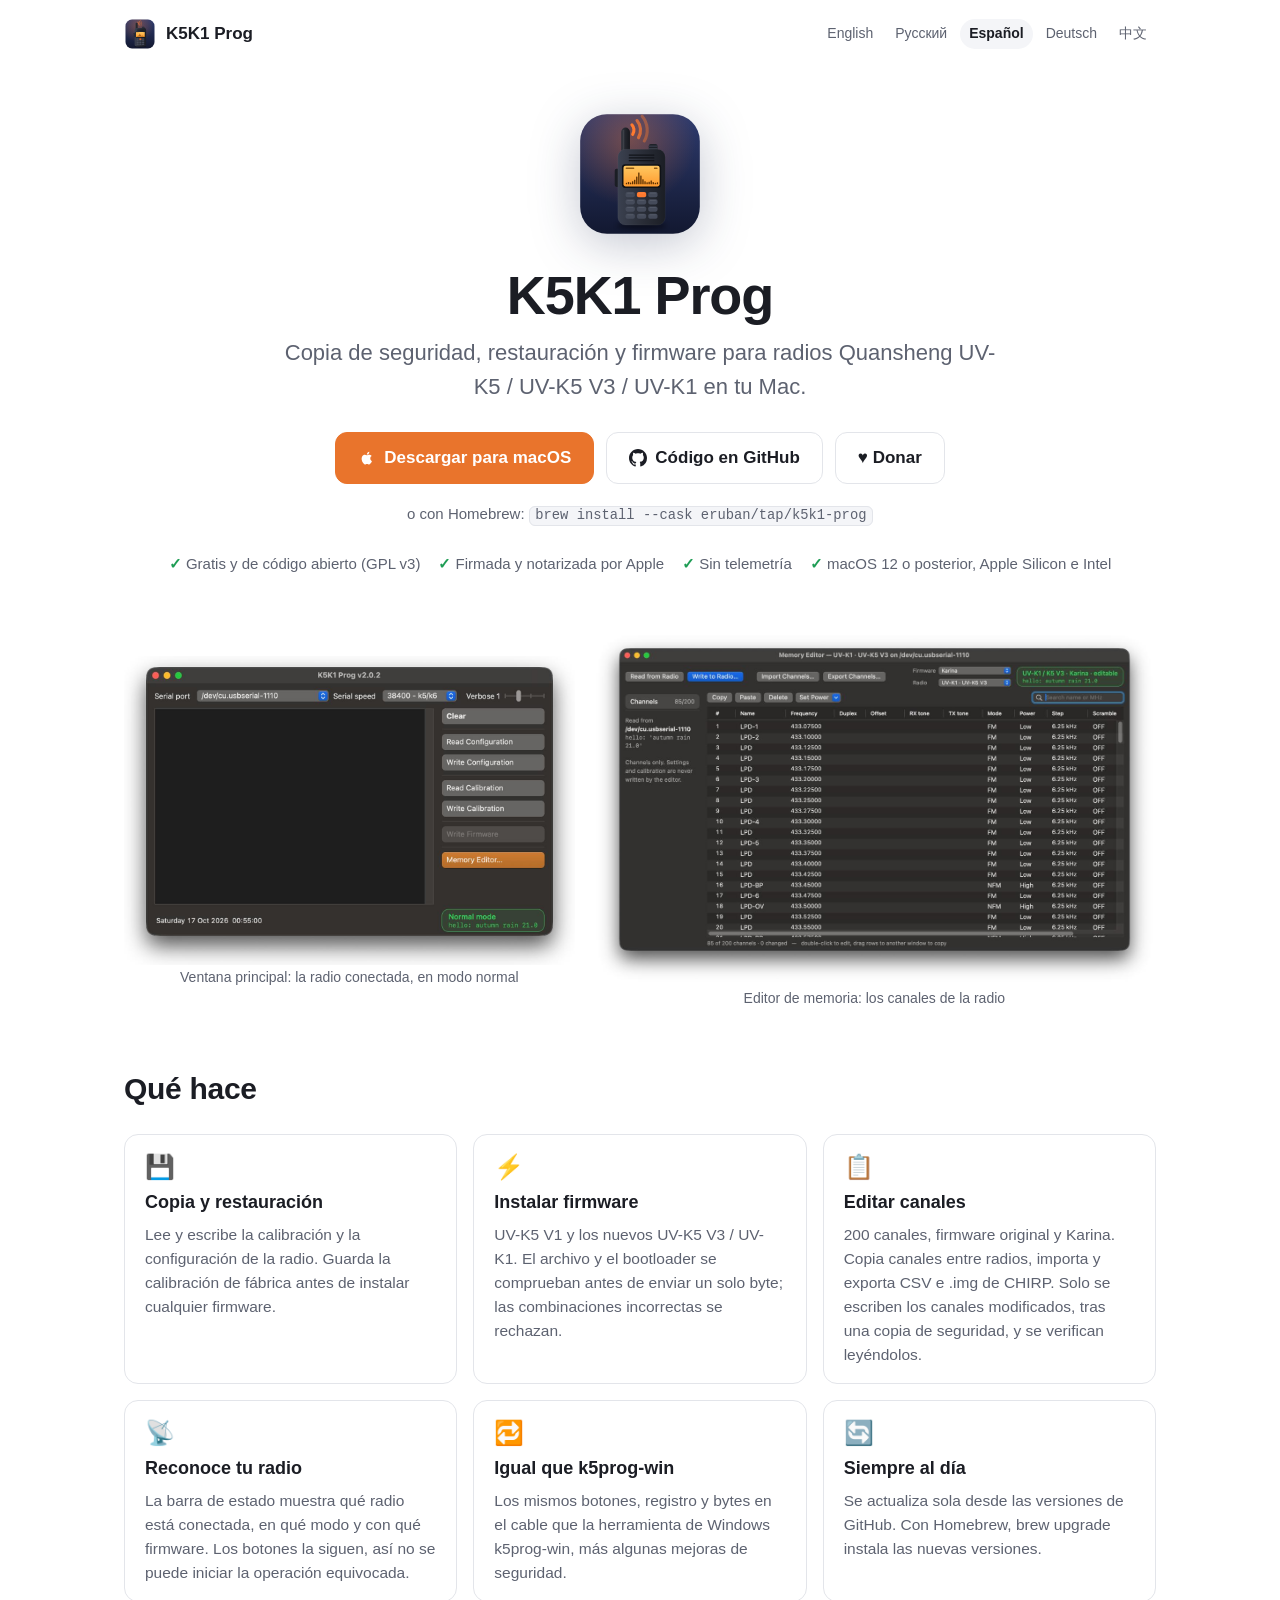
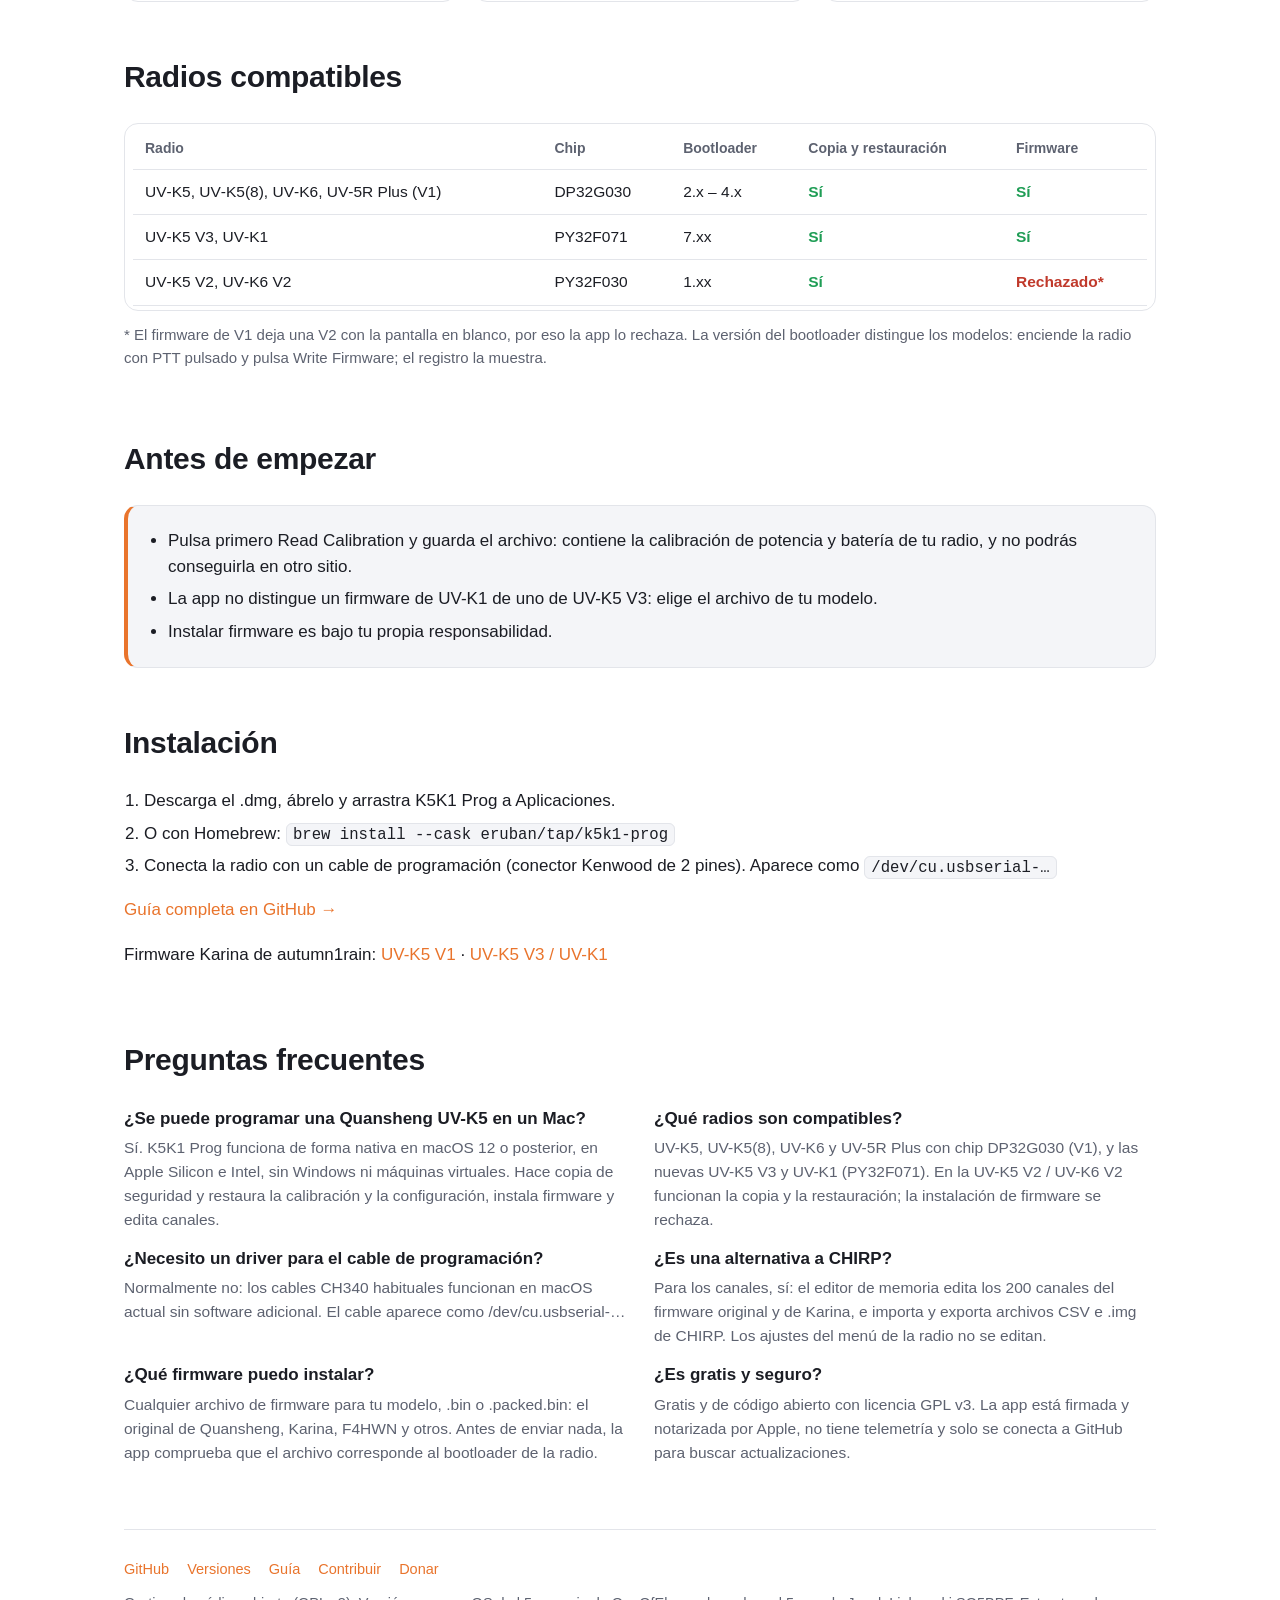
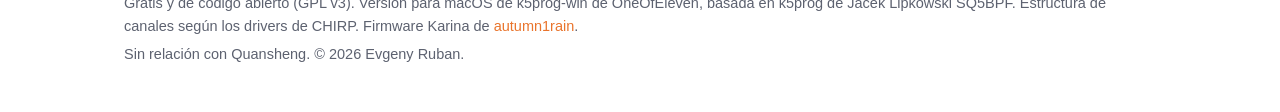
<file: docs/es/index.html>
<!doctype html>
<html lang="es">
<head>
  <meta charset="utf-8">
  <meta name="viewport" content="width=device-width, initial-scale=1">
  <title>K5K1 Prog – programa para Quansheng UV-K5 y UV-K1 en Mac</title>
  <meta name="description" content="App gratuita para Mac: copia de calibración y configuración, firmware y editor de canales (CSV e .img de CHIRP) para Quansheng UV-K5, UV-K5 V3 y UV-K1.">
  <link rel="canonical" href="https://eruban.github.io/k5k1prog-mac/es/">
  <link rel="alternate" hreflang="en" href="https://eruban.github.io/k5k1prog-mac/">
  <link rel="alternate" hreflang="ru" href="https://eruban.github.io/k5k1prog-mac/ru/">
  <link rel="alternate" hreflang="es" href="https://eruban.github.io/k5k1prog-mac/es/">
  <link rel="alternate" hreflang="de" href="https://eruban.github.io/k5k1prog-mac/de/">
  <link rel="alternate" hreflang="zh-Hans" href="https://eruban.github.io/k5k1prog-mac/zh/">
  <link rel="alternate" hreflang="x-default" href="https://eruban.github.io/k5k1prog-mac/">
  <meta name="robots" content="index, follow, max-image-preview:large">
  <meta name="author" content="Evgeny Ruban">
  <meta name="theme-color" content="#1e2850">
  <meta property="og:type" content="website">
  <meta property="og:site_name" content="K5K1 Prog">
  <meta property="og:locale" content="es_ES">
  <meta property="og:locale:alternate" content="en_US">
  <meta property="og:locale:alternate" content="ru_RU">
  <meta property="og:locale:alternate" content="de_DE">
  <meta property="og:locale:alternate" content="zh_CN">
  <meta property="og:title" content="K5K1 Prog – programa para Quansheng UV-K5 y UV-K1 en Mac">
  <meta property="og:description" content="App gratuita para Mac: copia de calibración y configuración, firmware y editor de canales (CSV e .img de CHIRP) para Quansheng UV-K5, UV-K5 V3 y UV-K1.">
  <meta property="og:url" content="https://eruban.github.io/k5k1prog-mac/es/">
  <meta property="og:image" content="https://eruban.github.io/k5k1prog-mac/assets/og-card.png">
  <meta property="og:image:width" content="1200">
  <meta property="og:image:height" content="630">
  <meta property="og:image:alt" content="Copia de seguridad, restauración y firmware para radios Quansheng UV-K5 / UV-K5 V3 / UV-K1 en tu Mac.">
  <meta name="twitter:card" content="summary_large_image">
  <meta name="twitter:title" content="K5K1 Prog – programa para Quansheng UV-K5 y UV-K1 en Mac">
  <meta name="twitter:description" content="App gratuita para Mac: copia de calibración y configuración, firmware y editor de canales (CSV e .img de CHIRP) para Quansheng UV-K5, UV-K5 V3 y UV-K1.">
  <meta name="twitter:image" content="https://eruban.github.io/k5k1prog-mac/assets/og-card.png">
  <link rel="icon" href="../assets/logo.svg" type="image/svg+xml">
  <link rel="icon" href="../assets/favicon-32.png" type="image/png" sizes="32x32">
  <link rel="apple-touch-icon" href="../assets/apple-touch-icon.png">
  <link rel="stylesheet" href="../assets/style.css">
  <script type="application/ld+json">
{
  "@context": "https://schema.org",
  "@type": "SoftwareApplication",
  "name": "K5K1 Prog",
  "url": "https://eruban.github.io/k5k1prog-mac/es/",
  "description": "App gratuita para Mac: copia de calibración y configuración, firmware y editor de canales (CSV e .img de CHIRP) para Quansheng UV-K5, UV-K5 V3 y UV-K1.",
  "applicationCategory": "UtilitiesApplication",
  "operatingSystem": "macOS 12 or later",
  "softwareVersion": "2.0.2",
  "downloadUrl": "https://github.com/ERuban/k5k1prog-mac/releases/latest",
  "installUrl": "https://github.com/ERuban/k5k1prog-mac/releases/latest",
  "screenshot": [
    "https://eruban.github.io/k5k1prog-mac/assets/main-window.png",
    "https://eruban.github.io/k5k1prog-mac/assets/memory-editor.png"
  ],
  "image": "https://eruban.github.io/k5k1prog-mac/assets/og-card.png",
  "license": "https://www.gnu.org/licenses/gpl-3.0.html",
  "isAccessibleForFree": true,
  "offers": {
    "@type": "Offer",
    "price": "0",
    "priceCurrency": "USD"
  },
  "author": {
    "@type": "Person",
    "name": "Evgeny Ruban",
    "url": "https://github.com/ERuban"
  },
  "codeRepository": "https://github.com/ERuban/k5k1prog-mac",
  "inLanguage": "es"
}
  </script>
  <script type="application/ld+json">
{
  "@context": "https://schema.org",
  "@type": "FAQPage",
  "mainEntity": [
    {
      "@type": "Question",
      "name": "¿Se puede programar una Quansheng UV-K5 en un Mac?",
      "acceptedAnswer": {
        "@type": "Answer",
        "text": "Sí. K5K1 Prog funciona de forma nativa en macOS 12 o posterior, en Apple Silicon e Intel, sin Windows ni máquinas virtuales. Hace copia de seguridad y restaura la calibración y la configuración, instala firmware y edita canales."
      }
    },
    {
      "@type": "Question",
      "name": "¿Qué radios son compatibles?",
      "acceptedAnswer": {
        "@type": "Answer",
        "text": "UV-K5, UV-K5(8), UV-K6 y UV-5R Plus con chip DP32G030 (V1), y las nuevas UV-K5 V3 y UV-K1 (PY32F071). En la UV-K5 V2 / UV-K6 V2 funcionan la copia y la restauración; la instalación de firmware se rechaza."
      }
    },
    {
      "@type": "Question",
      "name": "¿Necesito un driver para el cable de programación?",
      "acceptedAnswer": {
        "@type": "Answer",
        "text": "Normalmente no: los cables CH340 habituales funcionan en macOS actual sin software adicional. El cable aparece como /dev/cu.usbserial-…"
      }
    },
    {
      "@type": "Question",
      "name": "¿Es una alternativa a CHIRP?",
      "acceptedAnswer": {
        "@type": "Answer",
        "text": "Para los canales, sí: el editor de memoria edita los 200 canales del firmware original y de Karina, e importa y exporta archivos CSV e .img de CHIRP. Los ajustes del menú de la radio no se editan."
      }
    },
    {
      "@type": "Question",
      "name": "¿Qué firmware puedo instalar?",
      "acceptedAnswer": {
        "@type": "Answer",
        "text": "Cualquier archivo de firmware para tu modelo, .bin o .packed.bin: el original de Quansheng, Karina, F4HWN y otros. Antes de enviar nada, la app comprueba que el archivo corresponde al bootloader de la radio."
      }
    },
    {
      "@type": "Question",
      "name": "¿Es gratis y seguro?",
      "acceptedAnswer": {
        "@type": "Answer",
        "text": "Gratis y de código abierto con licencia GPL v3. La app está firmada y notarizada por Apple, no tiene telemetría y solo se conecta a GitHub para buscar actualizaciones."
      }
    }
  ]
}
  </script>
</head>
<body>
  <div class="wrap">
    <header class="top">
      <a class="brand" href="../es/"><img src="../assets/logo.svg" alt="">K5K1 Prog</a>
      <nav class="langs" aria-label="Language"><a href="../" hreflang="en" lang="en">English</a> <a href="../ru/" hreflang="ru" lang="ru">Русский</a> <span aria-current="page">Español</span> <a href="../de/" hreflang="de" lang="de">Deutsch</a> <a href="../zh/" hreflang="zh" lang="zh">中文</a></nav>
    </header>

    <div class="hero">
      <img class="logo" src="../assets/logo.svg" alt="K5K1 Prog">
      <h1>K5K1 Prog</h1>
      <p class="tagline">Copia de seguridad, restauración y firmware para radios Quansheng UV-K5 / UV-K5 V3 / UV-K1 en tu Mac.</p>
      <div class="actions">
        <a class="btn primary" href="https://github.com/ERuban/k5k1prog-mac/releases/latest"><svg viewBox="0 0 24 24" aria-hidden="true"><path d="M16.37 12.6c-.02-2.14 1.75-3.17 1.83-3.22-1-1.45-2.55-1.65-3.1-1.68-1.32-.13-2.58.78-3.25.78-.67 0-1.7-.76-2.8-.74-1.44.02-2.77.84-3.51 2.13-1.5 2.6-.38 6.44 1.08 8.55.71 1.03 1.56 2.19 2.67 2.15 1.07-.04 1.48-.69 2.77-.69 1.3 0 1.66.69 2.8.67 1.16-.02 1.89-1.05 2.6-2.09.82-1.2 1.15-2.36 1.17-2.42-.03-.01-2.24-.86-2.26-3.42zM14.25 6.3c.59-.72.99-1.71.88-2.7-.85.03-1.88.57-2.49 1.28-.55.63-1.03 1.64-.9 2.61.95.07 1.92-.48 2.51-1.19z"/></svg>Descargar para macOS</a>
        <a class="btn" href="https://github.com/ERuban/k5k1prog-mac"><svg viewBox="0 0 16 16" aria-hidden="true"><path d="M8 0C3.58 0 0 3.58 0 8c0 3.54 2.29 6.53 5.47 7.59.4.07.55-.17.55-.38 0-.19-.01-.82-.01-1.49-2.01.37-2.53-.49-2.69-.94-.09-.23-.48-.94-.82-1.13-.28-.15-.68-.52-.01-.53.63-.01 1.08.58 1.23.82.72 1.21 1.87.87 2.33.66.07-.52.28-.87.51-1.07-1.78-.2-3.64-.89-3.64-3.95 0-.87.31-1.59.82-2.15-.08-.2-.36-1.02.08-2.12 0 0 .67-.21 2.2.82.64-.18 1.32-.27 2-.27.68 0 1.36.09 2 .27 1.53-1.04 2.2-.82 2.2-.82.44 1.1.16 1.92.08 2.12.51.56.82 1.27.82 2.15 0 3.07-1.87 3.75-3.65 3.95.29.25.54.73.54 1.48 0 1.07-.01 1.93-.01 2.2 0 .21.15.46.55.38A8.013 8.013 0 0016 8c0-4.42-3.58-8-8-8z"/></svg>Código en GitHub</a>
        <a class="btn" href="https://boosty.to/eruban/donate">♥ Donar</a>
      </div>
      <p class="brew">o con Homebrew: <code>brew install --cask eruban/tap/k5k1-prog</code></p>
      <ul class="facts">
      <li>Gratis y de código abierto (GPL v3)</li>
      <li>Firmada y notarizada por Apple</li>
      <li>Sin telemetría</li>
      <li>macOS 12 o posterior, Apple Silicon e Intel</li>
      </ul>
    </div>

    <div class="shots">
      <figure><img src="../assets/main-window.png" width="1228" height="842" alt="Ventana principal: la radio conectada, en modo normal"><figcaption>Ventana principal: la radio conectada, en modo normal</figcaption></figure>
      <figure><img src="../assets/memory-editor.png" width="1278" height="797" alt="Editor de memoria: los canales de la radio" loading="lazy"><figcaption>Editor de memoria: los canales de la radio</figcaption></figure>
    </div>

    <section id="features">
      <h2>Qué hace<a class="anchor" href="#features" aria-label="Enlace a esta sección">#</a></h2>
      <div class="features">
      <div class="card"><span class="ico">💾</span><h3>Copia y restauración</h3><p>Lee y escribe la calibración y la configuración de la radio. Guarda la calibración de fábrica antes de instalar cualquier firmware.</p></div>
      <div class="card"><span class="ico">⚡</span><h3>Instalar firmware</h3><p>UV-K5 V1 y los nuevos UV-K5 V3 / UV-K1. El archivo y el bootloader se comprueban antes de enviar un solo byte; las combinaciones incorrectas se rechazan.</p></div>
      <div class="card"><span class="ico">📋</span><h3>Editar canales</h3><p>200 canales, firmware original y Karina. Copia canales entre radios, importa y exporta CSV e .img de CHIRP. Solo se escriben los canales modificados, tras una copia de seguridad, y se verifican leyéndolos.</p></div>
      <div class="card"><span class="ico">📡</span><h3>Reconoce tu radio</h3><p>La barra de estado muestra qué radio está conectada, en qué modo y con qué firmware. Los botones la siguen, así no se puede iniciar la operación equivocada.</p></div>
      <div class="card"><span class="ico">🔁</span><h3>Igual que k5prog-win</h3><p>Los mismos botones, registro y bytes en el cable que la herramienta de Windows k5prog-win, más algunas mejoras de seguridad.</p></div>
      <div class="card"><span class="ico">🔄</span><h3>Siempre al día</h3><p>Se actualiza sola desde las versiones de GitHub. Con Homebrew, brew upgrade instala las nuevas versiones.</p></div>
      </div>
    </section>

    <section id="radios">
      <h2>Radios compatibles<a class="anchor" href="#radios" aria-label="Enlace a esta sección">#</a></h2>
      <div class="table-wrap">
        <table>
          <thead><tr><th>Radio</th><th>Chip</th><th>Bootloader</th><th>Copia y restauración</th><th>Firmware</th></tr></thead>
          <tbody>
          <tr><td>UV&#8209;K5, UV&#8209;K5(8), UV&#8209;K6, UV&#8209;5R&nbsp;Plus (V1)</td><td>DP32G030</td><td>2.x – 4.x</td><td class="yes">Sí</td><td class="yes">Sí</td></tr>
          <tr><td>UV&#8209;K5 V3, UV&#8209;K1</td><td>PY32F071</td><td>7.xx</td><td class="yes">Sí</td><td class="yes">Sí</td></tr>
          <tr><td>UV&#8209;K5 V2, UV&#8209;K6 V2</td><td>PY32F030</td><td>1.xx</td><td class="yes">Sí</td><td class="no">Rechazado*</td></tr>
          </tbody>
        </table>
      </div>
      <p class="note">* El firmware de V1 deja una V2 con la pantalla en blanco, por eso la app lo rechaza. La versión del bootloader distingue los modelos: enciende la radio con PTT pulsado y pulsa Write Firmware; el registro la muestra.</p>
    </section>

    <section id="safety">
      <h2>Antes de empezar<a class="anchor" href="#safety" aria-label="Enlace a esta sección">#</a></h2>
      <div class="warn">
        <ul>
        <li>Pulsa primero Read Calibration y guarda el archivo: contiene la calibración de potencia y batería de tu radio, y no podrás conseguirla en otro sitio.</li>
        <li>La app no distingue un firmware de UV-K1 de uno de UV-K5 V3: elige el archivo de tu modelo.</li>
        <li>Instalar firmware es bajo tu propia responsabilidad.</li>
        </ul>
      </div>
    </section>

    <section id="install">
      <h2>Instalación<a class="anchor" href="#install" aria-label="Enlace a esta sección">#</a></h2>
      <ol class="steps">
      <li>Descarga el .dmg, ábrelo y arrastra K5K1 Prog a Aplicaciones.</li>
      <li>O con Homebrew: <code>brew install --cask eruban/tap/k5k1-prog</code></li>
      <li>Conecta la radio con un cable de programación (conector Kenwood de 2 pines). Aparece como <code>/dev/cu.usbserial-…</code></li>
      </ol>
      <p class="more"><a href="https://github.com/ERuban/k5k1prog-mac/blob/main/README_ES.md">Guía completa en GitHub →</a></p>
      <p class="more">Firmware Karina de autumn1rain: <a href="https://github.com/autumn1rain/karina-v1">UV-K5 V1</a> · <a href="https://github.com/autumn1rain/karina-v3-k1">UV-K5 V3 / UV-K1</a></p>
    </section>

    <section id="faq">
      <h2>Preguntas frecuentes<a class="anchor" href="#faq" aria-label="Enlace a esta sección">#</a></h2>
      <div class="faq">
      <div class="qa" id="faq-1"><h3>¿Se puede programar una Quansheng UV-K5 en un Mac?<a class="anchor" href="#faq-1" aria-label="Enlace a esta sección">#</a></h3><p>Sí. K5K1 Prog funciona de forma nativa en macOS 12 o posterior, en Apple Silicon e Intel, sin Windows ni máquinas virtuales. Hace copia de seguridad y restaura la calibración y la configuración, instala firmware y edita canales.</p></div>
      <div class="qa" id="faq-2"><h3>¿Qué radios son compatibles?<a class="anchor" href="#faq-2" aria-label="Enlace a esta sección">#</a></h3><p>UV-K5, UV-K5(8), UV-K6 y UV-5R Plus con chip DP32G030 (V1), y las nuevas UV-K5 V3 y UV-K1 (PY32F071). En la UV-K5 V2 / UV-K6 V2 funcionan la copia y la restauración; la instalación de firmware se rechaza.</p></div>
      <div class="qa" id="faq-3"><h3>¿Necesito un driver para el cable de programación?<a class="anchor" href="#faq-3" aria-label="Enlace a esta sección">#</a></h3><p>Normalmente no: los cables CH340 habituales funcionan en macOS actual sin software adicional. El cable aparece como /dev/cu.usbserial-…</p></div>
      <div class="qa" id="faq-4"><h3>¿Es una alternativa a CHIRP?<a class="anchor" href="#faq-4" aria-label="Enlace a esta sección">#</a></h3><p>Para los canales, sí: el editor de memoria edita los 200 canales del firmware original y de Karina, e importa y exporta archivos CSV e .img de CHIRP. Los ajustes del menú de la radio no se editan.</p></div>
      <div class="qa" id="faq-5"><h3>¿Qué firmware puedo instalar?<a class="anchor" href="#faq-5" aria-label="Enlace a esta sección">#</a></h3><p>Cualquier archivo de firmware para tu modelo, .bin o .packed.bin: el original de Quansheng, Karina, F4HWN y otros. Antes de enviar nada, la app comprueba que el archivo corresponde al bootloader de la radio.</p></div>
      <div class="qa" id="faq-6"><h3>¿Es gratis y seguro?<a class="anchor" href="#faq-6" aria-label="Enlace a esta sección">#</a></h3><p>Gratis y de código abierto con licencia GPL v3. La app está firmada y notarizada por Apple, no tiene telemetría y solo se conecta a GitHub para buscar actualizaciones.</p></div>
      </div>
    </section>

    <footer>
      <nav><a href="https://github.com/ERuban/k5k1prog-mac">GitHub</a> <a href="https://github.com/ERuban/k5k1prog-mac/releases">Versiones</a> <a href="https://github.com/ERuban/k5k1prog-mac/blob/main/README_ES.md">Guía</a> <a href="https://github.com/ERuban/k5k1prog-mac/blob/main/CONTRIBUTING.md">Contribuir</a> <a href="https://boosty.to/eruban/donate">Donar</a></nav>
      <p>Gratis y de código abierto (GPL v3). Versión para macOS de k5prog-win de OneOfEleven, basada en k5prog de Jacek Lipkowski SQ5BPF. Estructura de canales según los drivers de CHIRP. Firmware Karina de <a href="https://github.com/autumn1rain">autumn1rain</a>.</p>
      <p>Sin relación con Quansheng. © 2026 Evgeny Ruban.</p>
    </footer>
  </div>
</body>
</html>
</file>
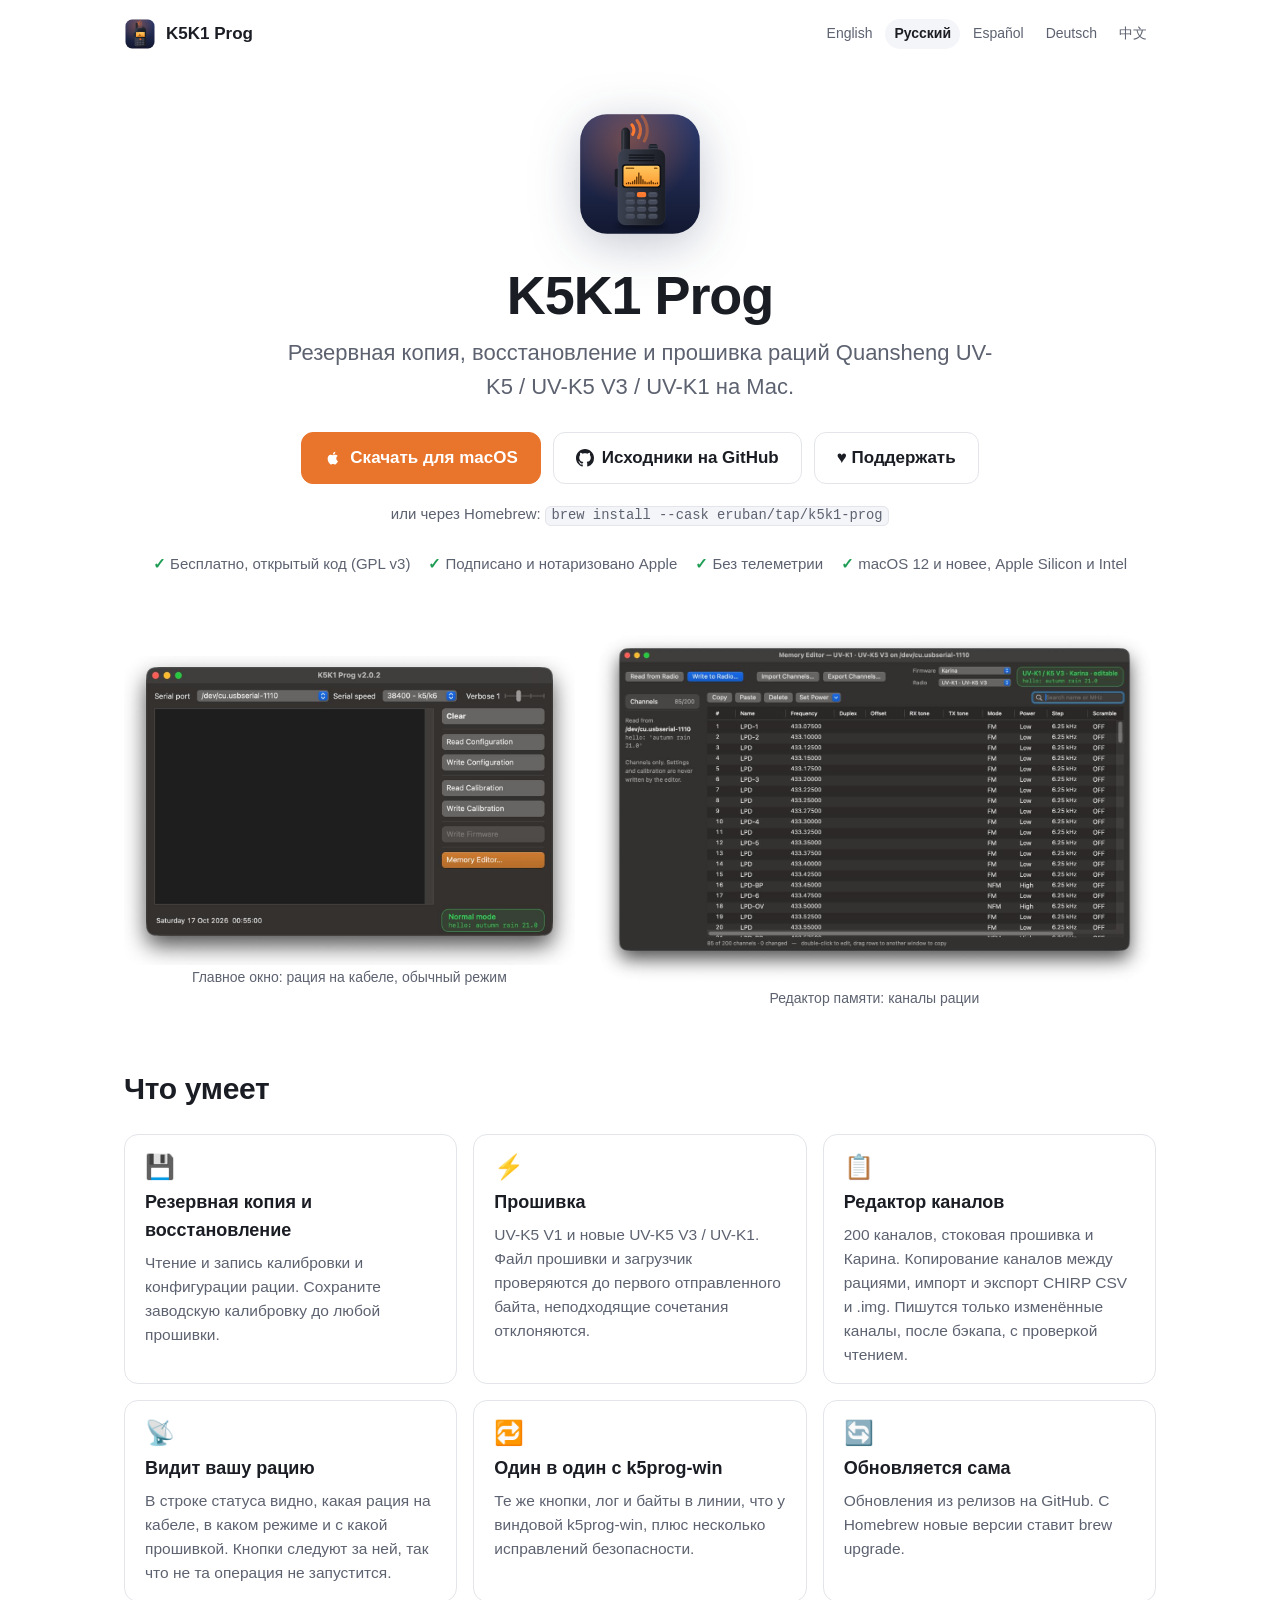
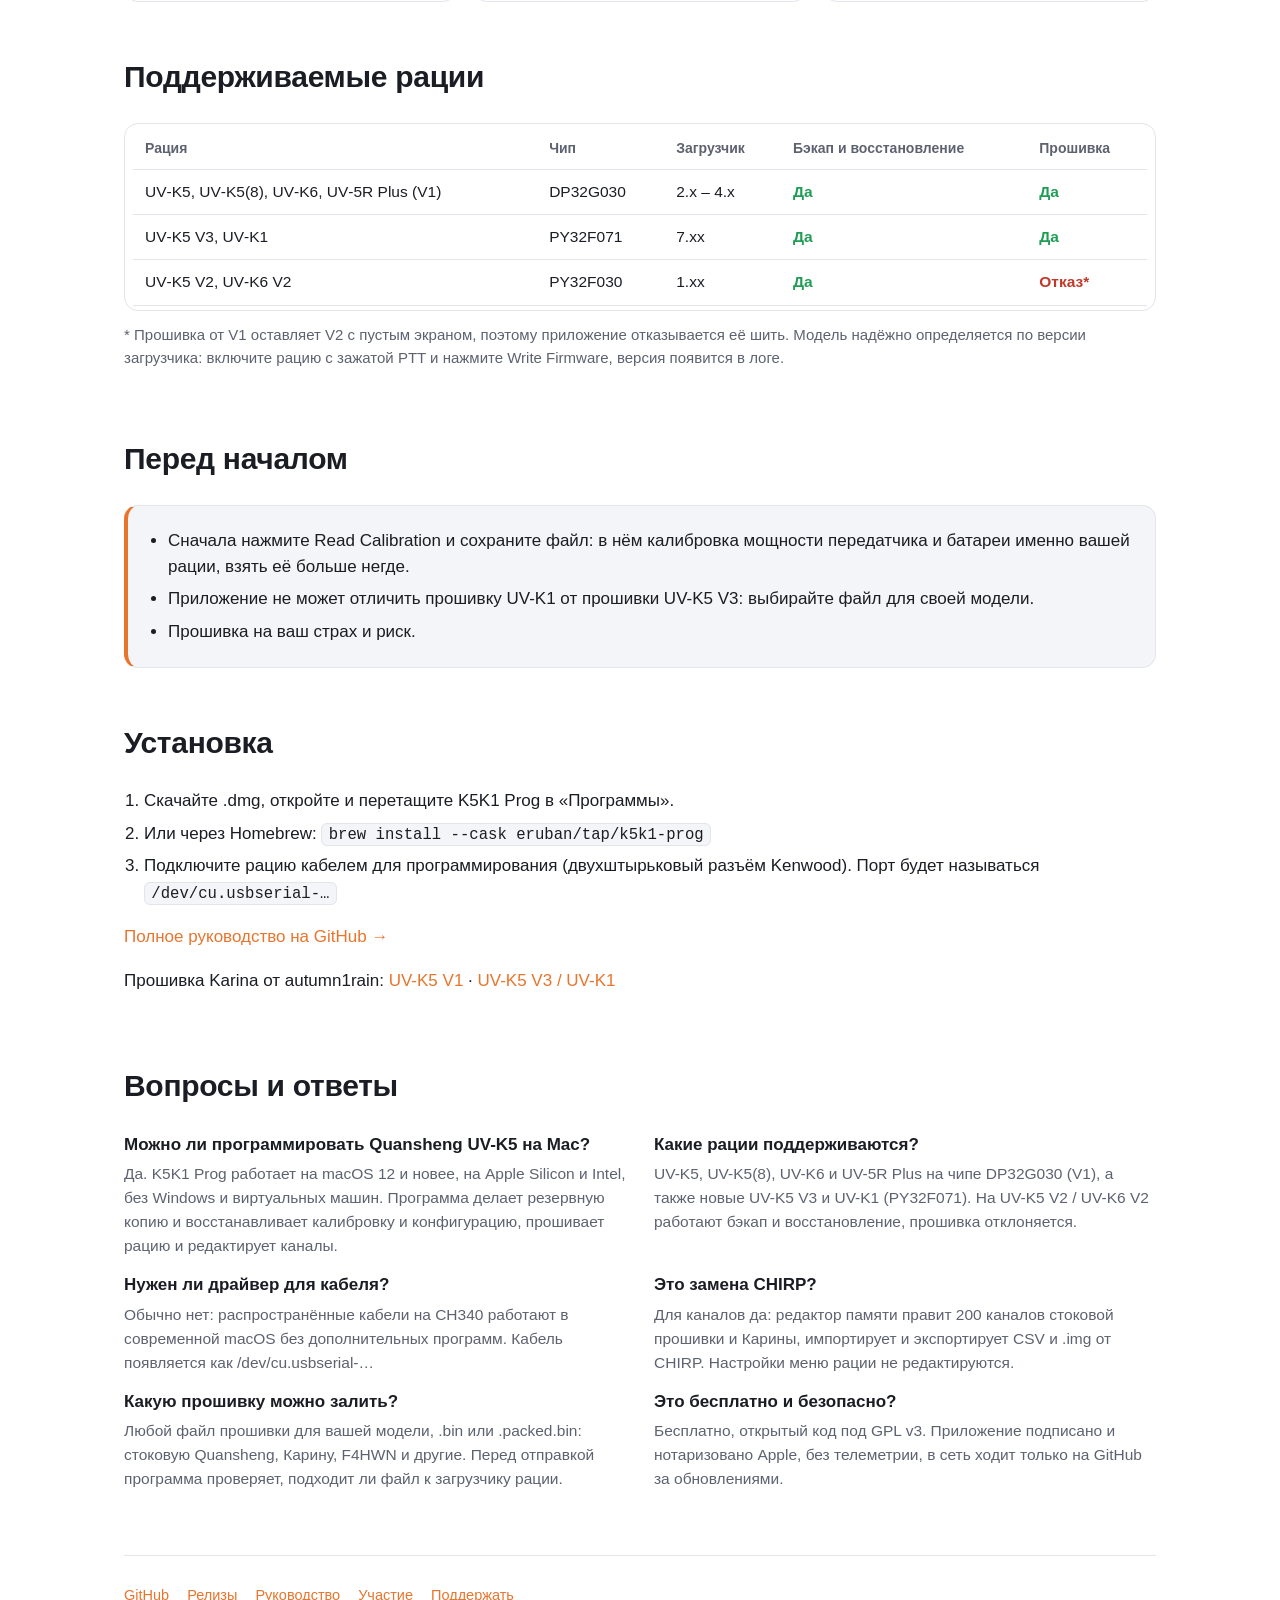
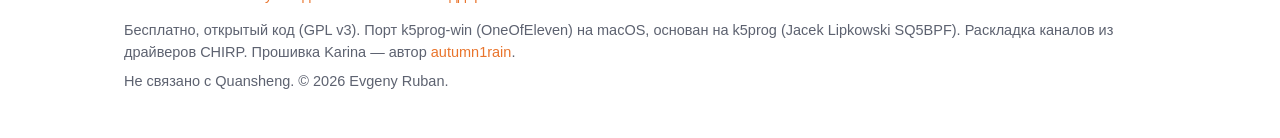
<file: docs/ru/index.html>
<!doctype html>
<html lang="ru">
<head>
  <meta charset="utf-8">
  <meta name="viewport" content="width=device-width, initial-scale=1">
  <title>K5K1 Prog – прошивка и программирование Quansheng UV-K5 / UV-K1 на Mac</title>
  <meta name="description" content="Бесплатная программа для Mac: бэкап калибровки и конфигурации, прошивка и редактор каналов (CSV и .img CHIRP) для Quansheng UV-K5, UV-K5 V3 и UV-K1.">
  <link rel="canonical" href="https://eruban.github.io/k5k1prog-mac/ru/">
  <link rel="alternate" hreflang="en" href="https://eruban.github.io/k5k1prog-mac/">
  <link rel="alternate" hreflang="ru" href="https://eruban.github.io/k5k1prog-mac/ru/">
  <link rel="alternate" hreflang="es" href="https://eruban.github.io/k5k1prog-mac/es/">
  <link rel="alternate" hreflang="de" href="https://eruban.github.io/k5k1prog-mac/de/">
  <link rel="alternate" hreflang="zh-Hans" href="https://eruban.github.io/k5k1prog-mac/zh/">
  <link rel="alternate" hreflang="x-default" href="https://eruban.github.io/k5k1prog-mac/">
  <meta name="robots" content="index, follow, max-image-preview:large">
  <meta name="author" content="Evgeny Ruban">
  <meta name="theme-color" content="#1e2850">
  <meta property="og:type" content="website">
  <meta property="og:site_name" content="K5K1 Prog">
  <meta property="og:locale" content="ru_RU">
  <meta property="og:locale:alternate" content="en_US">
  <meta property="og:locale:alternate" content="es_ES">
  <meta property="og:locale:alternate" content="de_DE">
  <meta property="og:locale:alternate" content="zh_CN">
  <meta property="og:title" content="K5K1 Prog – прошивка и программирование Quansheng UV-K5 / UV-K1 на Mac">
  <meta property="og:description" content="Бесплатная программа для Mac: бэкап калибровки и конфигурации, прошивка и редактор каналов (CSV и .img CHIRP) для Quansheng UV-K5, UV-K5 V3 и UV-K1.">
  <meta property="og:url" content="https://eruban.github.io/k5k1prog-mac/ru/">
  <meta property="og:image" content="https://eruban.github.io/k5k1prog-mac/assets/og-card.png">
  <meta property="og:image:width" content="1200">
  <meta property="og:image:height" content="630">
  <meta property="og:image:alt" content="Резервная копия, восстановление и прошивка раций Quansheng UV-K5 / UV-K5 V3 / UV-K1 на Mac.">
  <meta name="twitter:card" content="summary_large_image">
  <meta name="twitter:title" content="K5K1 Prog – прошивка и программирование Quansheng UV-K5 / UV-K1 на Mac">
  <meta name="twitter:description" content="Бесплатная программа для Mac: бэкап калибровки и конфигурации, прошивка и редактор каналов (CSV и .img CHIRP) для Quansheng UV-K5, UV-K5 V3 и UV-K1.">
  <meta name="twitter:image" content="https://eruban.github.io/k5k1prog-mac/assets/og-card.png">
  <link rel="icon" href="../assets/logo.svg" type="image/svg+xml">
  <link rel="icon" href="../assets/favicon-32.png" type="image/png" sizes="32x32">
  <link rel="apple-touch-icon" href="../assets/apple-touch-icon.png">
  <link rel="stylesheet" href="../assets/style.css">
  <script type="application/ld+json">
{
  "@context": "https://schema.org",
  "@type": "SoftwareApplication",
  "name": "K5K1 Prog",
  "url": "https://eruban.github.io/k5k1prog-mac/ru/",
  "description": "Бесплатная программа для Mac: бэкап калибровки и конфигурации, прошивка и редактор каналов (CSV и .img CHIRP) для Quansheng UV-K5, UV-K5 V3 и UV-K1.",
  "applicationCategory": "UtilitiesApplication",
  "operatingSystem": "macOS 12 or later",
  "softwareVersion": "2.0.2",
  "downloadUrl": "https://github.com/ERuban/k5k1prog-mac/releases/latest",
  "installUrl": "https://github.com/ERuban/k5k1prog-mac/releases/latest",
  "screenshot": [
    "https://eruban.github.io/k5k1prog-mac/assets/main-window.png",
    "https://eruban.github.io/k5k1prog-mac/assets/memory-editor.png"
  ],
  "image": "https://eruban.github.io/k5k1prog-mac/assets/og-card.png",
  "license": "https://www.gnu.org/licenses/gpl-3.0.html",
  "isAccessibleForFree": true,
  "offers": {
    "@type": "Offer",
    "price": "0",
    "priceCurrency": "USD"
  },
  "author": {
    "@type": "Person",
    "name": "Evgeny Ruban",
    "url": "https://github.com/ERuban"
  },
  "codeRepository": "https://github.com/ERuban/k5k1prog-mac",
  "inLanguage": "ru"
}
  </script>
  <script type="application/ld+json">
{
  "@context": "https://schema.org",
  "@type": "FAQPage",
  "mainEntity": [
    {
      "@type": "Question",
      "name": "Можно ли программировать Quansheng UV-K5 на Mac?",
      "acceptedAnswer": {
        "@type": "Answer",
        "text": "Да. K5K1 Prog работает на macOS 12 и новее, на Apple Silicon и Intel, без Windows и виртуальных машин. Программа делает резервную копию и восстанавливает калибровку и конфигурацию, прошивает рацию и редактирует каналы."
      }
    },
    {
      "@type": "Question",
      "name": "Какие рации поддерживаются?",
      "acceptedAnswer": {
        "@type": "Answer",
        "text": "UV-K5, UV-K5(8), UV-K6 и UV-5R Plus на чипе DP32G030 (V1), а также новые UV-K5 V3 и UV-K1 (PY32F071). На UV-K5 V2 / UV-K6 V2 работают бэкап и восстановление, прошивка отклоняется."
      }
    },
    {
      "@type": "Question",
      "name": "Нужен ли драйвер для кабеля?",
      "acceptedAnswer": {
        "@type": "Answer",
        "text": "Обычно нет: распространённые кабели на CH340 работают в современной macOS без дополнительных программ. Кабель появляется как /dev/cu.usbserial-…"
      }
    },
    {
      "@type": "Question",
      "name": "Это замена CHIRP?",
      "acceptedAnswer": {
        "@type": "Answer",
        "text": "Для каналов да: редактор памяти правит 200 каналов стоковой прошивки и Карины, импортирует и экспортирует CSV и .img от CHIRP. Настройки меню рации не редактируются."
      }
    },
    {
      "@type": "Question",
      "name": "Какую прошивку можно залить?",
      "acceptedAnswer": {
        "@type": "Answer",
        "text": "Любой файл прошивки для вашей модели, .bin или .packed.bin: стоковую Quansheng, Карину, F4HWN и другие. Перед отправкой программа проверяет, подходит ли файл к загрузчику рации."
      }
    },
    {
      "@type": "Question",
      "name": "Это бесплатно и безопасно?",
      "acceptedAnswer": {
        "@type": "Answer",
        "text": "Бесплатно, открытый код под GPL v3. Приложение подписано и нотаризовано Apple, без телеметрии, в сеть ходит только на GitHub за обновлениями."
      }
    }
  ]
}
  </script>
</head>
<body>
  <div class="wrap">
    <header class="top">
      <a class="brand" href="../ru/"><img src="../assets/logo.svg" alt="">K5K1 Prog</a>
      <nav class="langs" aria-label="Language"><a href="../" hreflang="en" lang="en">English</a> <span aria-current="page">Русский</span> <a href="../es/" hreflang="es" lang="es">Español</a> <a href="../de/" hreflang="de" lang="de">Deutsch</a> <a href="../zh/" hreflang="zh" lang="zh">中文</a></nav>
    </header>

    <div class="hero">
      <img class="logo" src="../assets/logo.svg" alt="K5K1 Prog">
      <h1>K5K1 Prog</h1>
      <p class="tagline">Резервная копия, восстановление и прошивка раций Quansheng UV-K5 / UV-K5 V3 / UV-K1 на Mac.</p>
      <div class="actions">
        <a class="btn primary" href="https://github.com/ERuban/k5k1prog-mac/releases/latest"><svg viewBox="0 0 24 24" aria-hidden="true"><path d="M16.37 12.6c-.02-2.14 1.75-3.17 1.83-3.22-1-1.45-2.55-1.65-3.1-1.68-1.32-.13-2.58.78-3.25.78-.67 0-1.7-.76-2.8-.74-1.44.02-2.77.84-3.51 2.13-1.5 2.6-.38 6.44 1.08 8.55.71 1.03 1.56 2.19 2.67 2.15 1.07-.04 1.48-.69 2.77-.69 1.3 0 1.66.69 2.8.67 1.16-.02 1.89-1.05 2.6-2.09.82-1.2 1.15-2.36 1.17-2.42-.03-.01-2.24-.86-2.26-3.42zM14.25 6.3c.59-.72.99-1.71.88-2.7-.85.03-1.88.57-2.49 1.28-.55.63-1.03 1.64-.9 2.61.95.07 1.92-.48 2.51-1.19z"/></svg>Скачать для macOS</a>
        <a class="btn" href="https://github.com/ERuban/k5k1prog-mac"><svg viewBox="0 0 16 16" aria-hidden="true"><path d="M8 0C3.58 0 0 3.58 0 8c0 3.54 2.29 6.53 5.47 7.59.4.07.55-.17.55-.38 0-.19-.01-.82-.01-1.49-2.01.37-2.53-.49-2.69-.94-.09-.23-.48-.94-.82-1.13-.28-.15-.68-.52-.01-.53.63-.01 1.08.58 1.23.82.72 1.21 1.87.87 2.33.66.07-.52.28-.87.51-1.07-1.78-.2-3.64-.89-3.64-3.95 0-.87.31-1.59.82-2.15-.08-.2-.36-1.02.08-2.12 0 0 .67-.21 2.2.82.64-.18 1.32-.27 2-.27.68 0 1.36.09 2 .27 1.53-1.04 2.2-.82 2.2-.82.44 1.1.16 1.92.08 2.12.51.56.82 1.27.82 2.15 0 3.07-1.87 3.75-3.65 3.95.29.25.54.73.54 1.48 0 1.07-.01 1.93-.01 2.2 0 .21.15.46.55.38A8.013 8.013 0 0016 8c0-4.42-3.58-8-8-8z"/></svg>Исходники на GitHub</a>
        <a class="btn" href="https://boosty.to/eruban/donate">♥ Поддержать</a>
      </div>
      <p class="brew">или через Homebrew: <code>brew install --cask eruban/tap/k5k1-prog</code></p>
      <ul class="facts">
      <li>Бесплатно, открытый код (GPL v3)</li>
      <li>Подписано и нотаризовано Apple</li>
      <li>Без телеметрии</li>
      <li>macOS 12 и новее, Apple Silicon и Intel</li>
      </ul>
    </div>

    <div class="shots">
      <figure><img src="../assets/main-window.png" width="1228" height="842" alt="Главное окно: рация на кабеле, обычный режим"><figcaption>Главное окно: рация на кабеле, обычный режим</figcaption></figure>
      <figure><img src="../assets/memory-editor.png" width="1278" height="797" alt="Редактор памяти: каналы рации" loading="lazy"><figcaption>Редактор памяти: каналы рации</figcaption></figure>
    </div>

    <section id="features">
      <h2>Что умеет<a class="anchor" href="#features" aria-label="Ссылка на этот раздел">#</a></h2>
      <div class="features">
      <div class="card"><span class="ico">💾</span><h3>Резервная копия и восстановление</h3><p>Чтение и запись калибровки и конфигурации рации. Сохраните заводскую калибровку до любой прошивки.</p></div>
      <div class="card"><span class="ico">⚡</span><h3>Прошивка</h3><p>UV-K5 V1 и новые UV-K5 V3 / UV-K1. Файл прошивки и загрузчик проверяются до первого отправленного байта, неподходящие сочетания отклоняются.</p></div>
      <div class="card"><span class="ico">📋</span><h3>Редактор каналов</h3><p>200 каналов, стоковая прошивка и Карина. Копирование каналов между рациями, импорт и экспорт CHIRP CSV и .img. Пишутся только изменённые каналы, после бэкапа, с проверкой чтением.</p></div>
      <div class="card"><span class="ico">📡</span><h3>Видит вашу рацию</h3><p>В строке статуса видно, какая рация на кабеле, в каком режиме и с какой прошивкой. Кнопки следуют за ней, так что не та операция не запустится.</p></div>
      <div class="card"><span class="ico">🔁</span><h3>Один в один с k5prog-win</h3><p>Те же кнопки, лог и байты в линии, что у виндовой k5prog-win, плюс несколько исправлений безопасности.</p></div>
      <div class="card"><span class="ico">🔄</span><h3>Обновляется сама</h3><p>Обновления из релизов на GitHub. С Homebrew новые версии ставит brew upgrade.</p></div>
      </div>
    </section>

    <section id="radios">
      <h2>Поддерживаемые рации<a class="anchor" href="#radios" aria-label="Ссылка на этот раздел">#</a></h2>
      <div class="table-wrap">
        <table>
          <thead><tr><th>Рация</th><th>Чип</th><th>Загрузчик</th><th>Бэкап и восстановление</th><th>Прошивка</th></tr></thead>
          <tbody>
          <tr><td>UV&#8209;K5, UV&#8209;K5(8), UV&#8209;K6, UV&#8209;5R&nbsp;Plus (V1)</td><td>DP32G030</td><td>2.x – 4.x</td><td class="yes">Да</td><td class="yes">Да</td></tr>
          <tr><td>UV&#8209;K5 V3, UV&#8209;K1</td><td>PY32F071</td><td>7.xx</td><td class="yes">Да</td><td class="yes">Да</td></tr>
          <tr><td>UV&#8209;K5 V2, UV&#8209;K6 V2</td><td>PY32F030</td><td>1.xx</td><td class="yes">Да</td><td class="no">Отказ*</td></tr>
          </tbody>
        </table>
      </div>
      <p class="note">* Прошивка от V1 оставляет V2 с пустым экраном, поэтому приложение отказывается её шить. Модель надёжно определяется по версии загрузчика: включите рацию с зажатой PTT и нажмите Write Firmware, версия появится в логе.</p>
    </section>

    <section id="safety">
      <h2>Перед началом<a class="anchor" href="#safety" aria-label="Ссылка на этот раздел">#</a></h2>
      <div class="warn">
        <ul>
        <li>Сначала нажмите Read Calibration и сохраните файл: в нём калибровка мощности передатчика и батареи именно вашей рации, взять её больше негде.</li>
        <li>Приложение не может отличить прошивку UV-K1 от прошивки UV-K5 V3: выбирайте файл для своей модели.</li>
        <li>Прошивка на ваш страх и риск.</li>
        </ul>
      </div>
    </section>

    <section id="install">
      <h2>Установка<a class="anchor" href="#install" aria-label="Ссылка на этот раздел">#</a></h2>
      <ol class="steps">
      <li>Скачайте .dmg, откройте и перетащите K5K1 Prog в «Программы».</li>
      <li>Или через Homebrew: <code>brew install --cask eruban/tap/k5k1-prog</code></li>
      <li>Подключите рацию кабелем для программирования (двухштырьковый разъём Kenwood). Порт будет называться <code>/dev/cu.usbserial-…</code></li>
      </ol>
      <p class="more"><a href="https://github.com/ERuban/k5k1prog-mac/blob/main/README_RU.md">Полное руководство на GitHub →</a></p>
      <p class="more">Прошивка Karina от autumn1rain: <a href="https://github.com/autumn1rain/karina-v1">UV-K5 V1</a> · <a href="https://github.com/autumn1rain/karina-v3-k1">UV-K5 V3 / UV-K1</a></p>
    </section>

    <section id="faq">
      <h2>Вопросы и ответы<a class="anchor" href="#faq" aria-label="Ссылка на этот раздел">#</a></h2>
      <div class="faq">
      <div class="qa" id="faq-1"><h3>Можно ли программировать Quansheng UV-K5 на Mac?<a class="anchor" href="#faq-1" aria-label="Ссылка на этот раздел">#</a></h3><p>Да. K5K1 Prog работает на macOS 12 и новее, на Apple Silicon и Intel, без Windows и виртуальных машин. Программа делает резервную копию и восстанавливает калибровку и конфигурацию, прошивает рацию и редактирует каналы.</p></div>
      <div class="qa" id="faq-2"><h3>Какие рации поддерживаются?<a class="anchor" href="#faq-2" aria-label="Ссылка на этот раздел">#</a></h3><p>UV-K5, UV-K5(8), UV-K6 и UV-5R Plus на чипе DP32G030 (V1), а также новые UV-K5 V3 и UV-K1 (PY32F071). На UV-K5 V2 / UV-K6 V2 работают бэкап и восстановление, прошивка отклоняется.</p></div>
      <div class="qa" id="faq-3"><h3>Нужен ли драйвер для кабеля?<a class="anchor" href="#faq-3" aria-label="Ссылка на этот раздел">#</a></h3><p>Обычно нет: распространённые кабели на CH340 работают в современной macOS без дополнительных программ. Кабель появляется как /dev/cu.usbserial-…</p></div>
      <div class="qa" id="faq-4"><h3>Это замена CHIRP?<a class="anchor" href="#faq-4" aria-label="Ссылка на этот раздел">#</a></h3><p>Для каналов да: редактор памяти правит 200 каналов стоковой прошивки и Карины, импортирует и экспортирует CSV и .img от CHIRP. Настройки меню рации не редактируются.</p></div>
      <div class="qa" id="faq-5"><h3>Какую прошивку можно залить?<a class="anchor" href="#faq-5" aria-label="Ссылка на этот раздел">#</a></h3><p>Любой файл прошивки для вашей модели, .bin или .packed.bin: стоковую Quansheng, Карину, F4HWN и другие. Перед отправкой программа проверяет, подходит ли файл к загрузчику рации.</p></div>
      <div class="qa" id="faq-6"><h3>Это бесплатно и безопасно?<a class="anchor" href="#faq-6" aria-label="Ссылка на этот раздел">#</a></h3><p>Бесплатно, открытый код под GPL v3. Приложение подписано и нотаризовано Apple, без телеметрии, в сеть ходит только на GitHub за обновлениями.</p></div>
      </div>
    </section>

    <footer>
      <nav><a href="https://github.com/ERuban/k5k1prog-mac">GitHub</a> <a href="https://github.com/ERuban/k5k1prog-mac/releases">Релизы</a> <a href="https://github.com/ERuban/k5k1prog-mac/blob/main/README_RU.md">Руководство</a> <a href="https://github.com/ERuban/k5k1prog-mac/blob/main/CONTRIBUTING.md">Участие</a> <a href="https://boosty.to/eruban/donate">Поддержать</a></nav>
      <p>Бесплатно, открытый код (GPL v3). Порт k5prog-win (OneOfEleven) на macOS, основан на k5prog (Jacek Lipkowski SQ5BPF). Раскладка каналов из драйверов CHIRP. Прошивка Karina — автор <a href="https://github.com/autumn1rain">autumn1rain</a>.</p>
      <p>Не связано с Quansheng. © 2026 Evgeny Ruban.</p>
    </footer>
  </div>
</body>
</html>
</file>
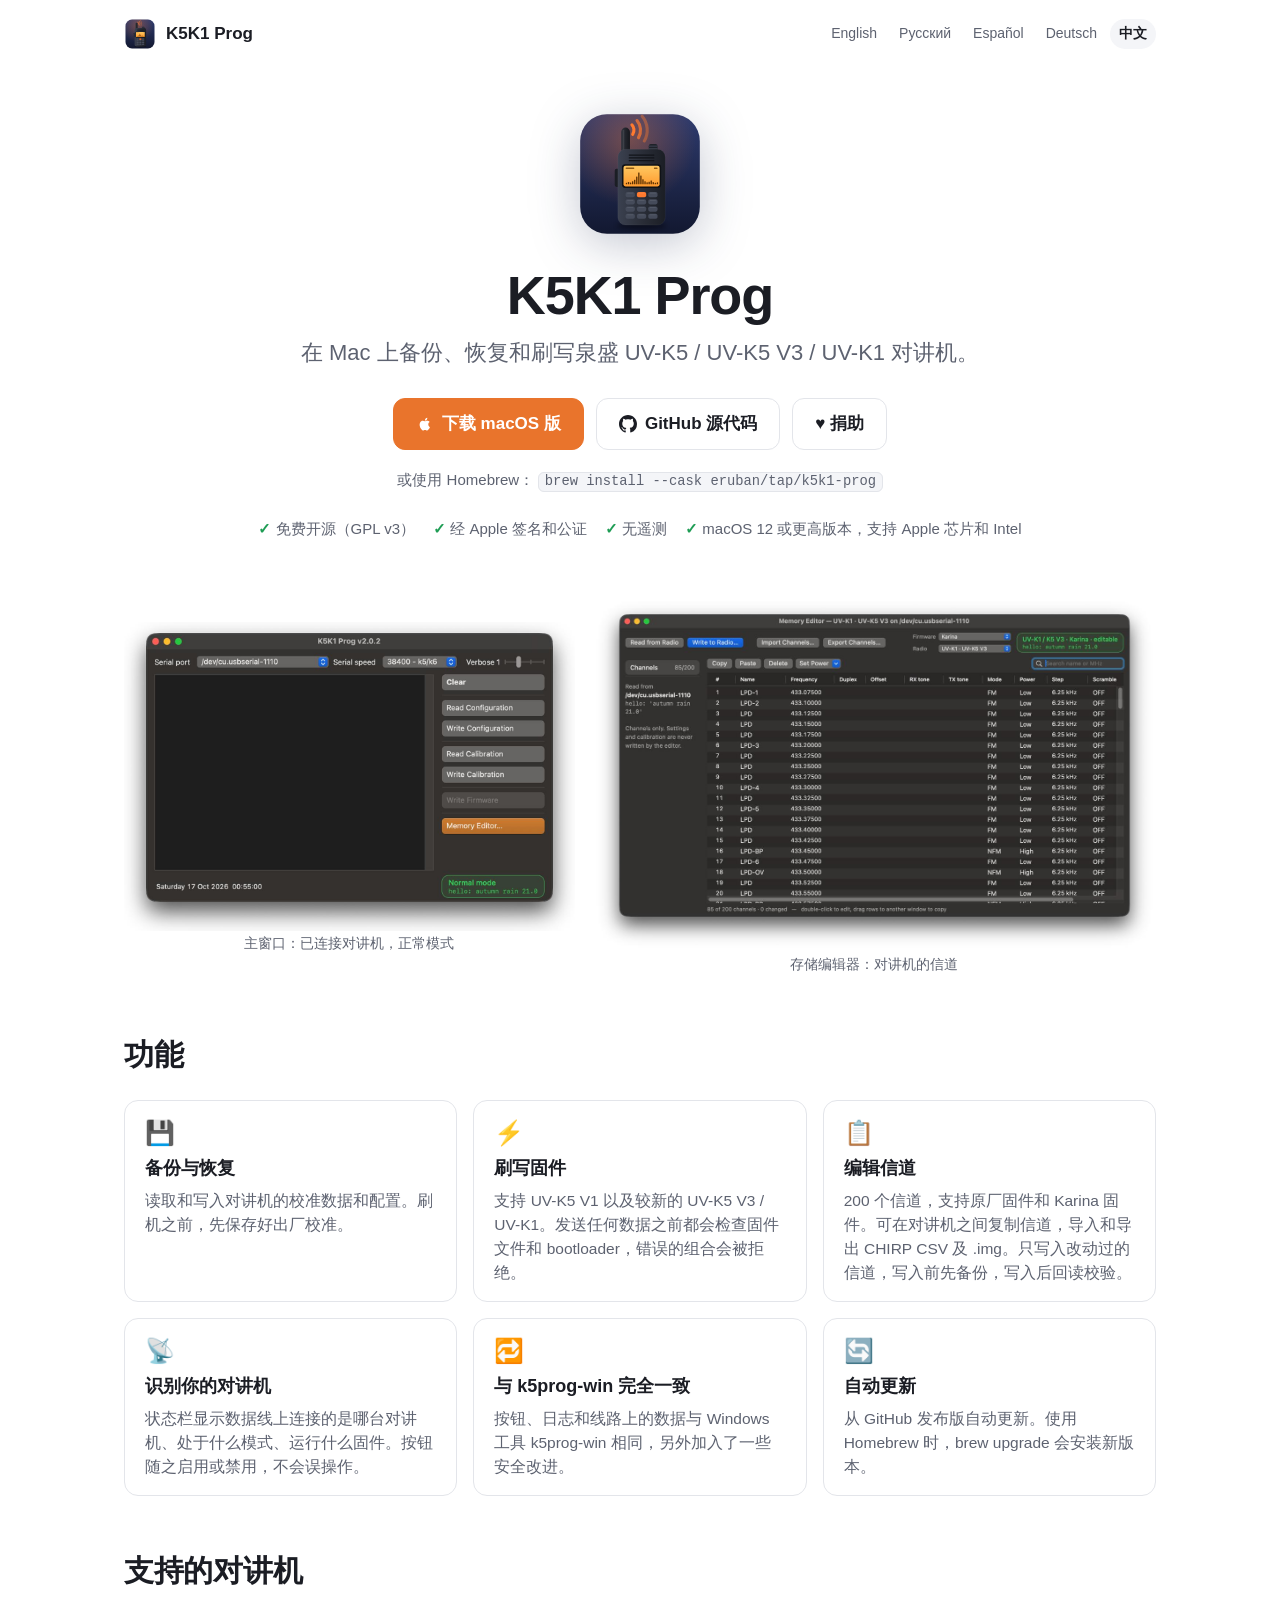
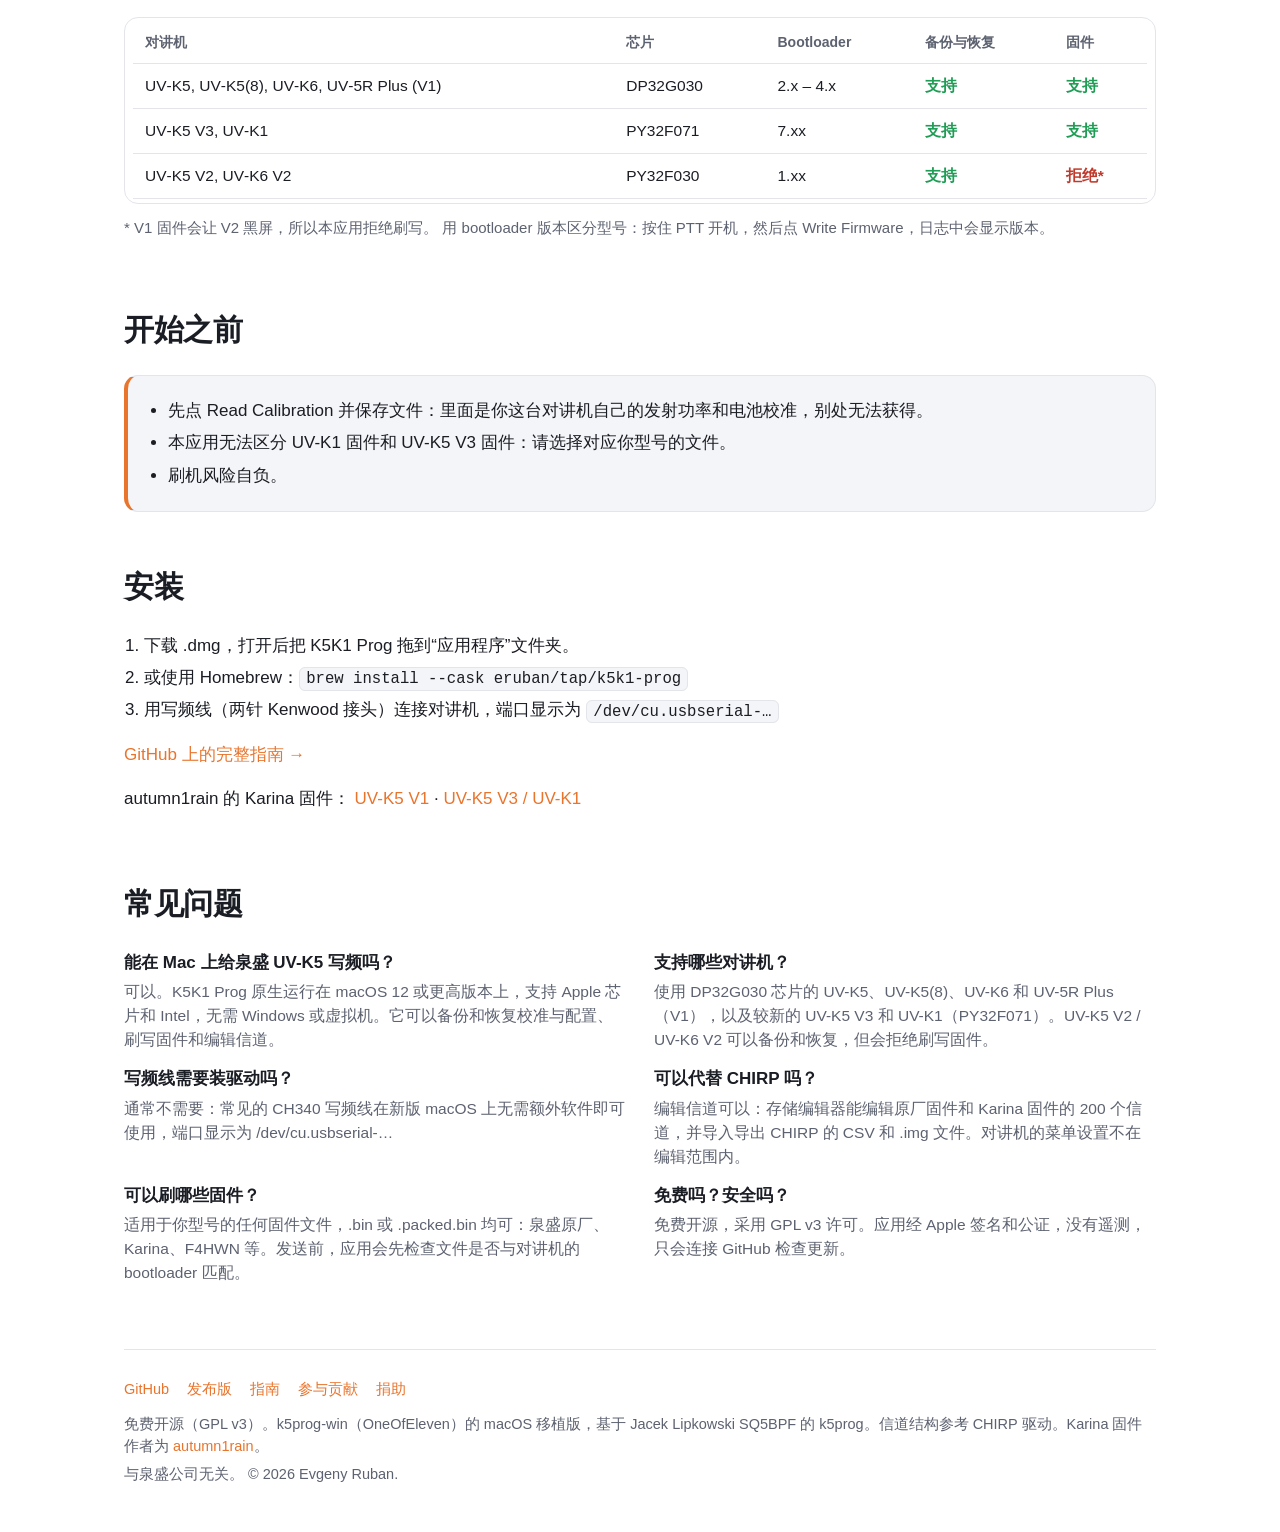
<file: docs/zh/index.html>
<!doctype html>
<html lang="zh-Hans">
<head>
  <meta charset="utf-8">
  <meta name="viewport" content="width=device-width, initial-scale=1">
  <title>K5K1 Prog – Mac 版泉盛 UV-K5 / UV-K1 写频与刷机软件</title>
  <meta name="description" content="免费的 macOS 应用，可备份、恢复和刷写泉盛 UV-K5、UV-K5 V3 和 UV-K1 对讲机，并带有信道编辑器。已签名、已公证、开源。">
  <link rel="canonical" href="https://eruban.github.io/k5k1prog-mac/zh/">
  <link rel="alternate" hreflang="en" href="https://eruban.github.io/k5k1prog-mac/">
  <link rel="alternate" hreflang="ru" href="https://eruban.github.io/k5k1prog-mac/ru/">
  <link rel="alternate" hreflang="es" href="https://eruban.github.io/k5k1prog-mac/es/">
  <link rel="alternate" hreflang="de" href="https://eruban.github.io/k5k1prog-mac/de/">
  <link rel="alternate" hreflang="zh-Hans" href="https://eruban.github.io/k5k1prog-mac/zh/">
  <link rel="alternate" hreflang="x-default" href="https://eruban.github.io/k5k1prog-mac/">
  <meta name="robots" content="index, follow, max-image-preview:large">
  <meta name="author" content="Evgeny Ruban">
  <meta name="theme-color" content="#1e2850">
  <meta property="og:type" content="website">
  <meta property="og:site_name" content="K5K1 Prog">
  <meta property="og:locale" content="zh_CN">
  <meta property="og:locale:alternate" content="en_US">
  <meta property="og:locale:alternate" content="ru_RU">
  <meta property="og:locale:alternate" content="es_ES">
  <meta property="og:locale:alternate" content="de_DE">
  <meta property="og:title" content="K5K1 Prog – Mac 版泉盛 UV-K5 / UV-K1 写频与刷机软件">
  <meta property="og:description" content="免费的 macOS 应用，可备份、恢复和刷写泉盛 UV-K5、UV-K5 V3 和 UV-K1 对讲机，并带有信道编辑器。已签名、已公证、开源。">
  <meta property="og:url" content="https://eruban.github.io/k5k1prog-mac/zh/">
  <meta property="og:image" content="https://eruban.github.io/k5k1prog-mac/assets/og-card.png">
  <meta property="og:image:width" content="1200">
  <meta property="og:image:height" content="630">
  <meta property="og:image:alt" content="在 Mac 上备份、恢复和刷写泉盛 UV-K5 / UV-K5 V3 / UV-K1 对讲机。">
  <meta name="twitter:card" content="summary_large_image">
  <meta name="twitter:title" content="K5K1 Prog – Mac 版泉盛 UV-K5 / UV-K1 写频与刷机软件">
  <meta name="twitter:description" content="免费的 macOS 应用，可备份、恢复和刷写泉盛 UV-K5、UV-K5 V3 和 UV-K1 对讲机，并带有信道编辑器。已签名、已公证、开源。">
  <meta name="twitter:image" content="https://eruban.github.io/k5k1prog-mac/assets/og-card.png">
  <link rel="icon" href="../assets/logo.svg" type="image/svg+xml">
  <link rel="icon" href="../assets/favicon-32.png" type="image/png" sizes="32x32">
  <link rel="apple-touch-icon" href="../assets/apple-touch-icon.png">
  <link rel="stylesheet" href="../assets/style.css">
  <script type="application/ld+json">
{
  "@context": "https://schema.org",
  "@type": "SoftwareApplication",
  "name": "K5K1 Prog",
  "url": "https://eruban.github.io/k5k1prog-mac/zh/",
  "description": "免费的 macOS 应用，可备份、恢复和刷写泉盛 UV-K5、UV-K5 V3 和 UV-K1 对讲机，并带有信道编辑器。已签名、已公证、开源。",
  "applicationCategory": "UtilitiesApplication",
  "operatingSystem": "macOS 12 or later",
  "softwareVersion": "2.0.2",
  "downloadUrl": "https://github.com/ERuban/k5k1prog-mac/releases/latest",
  "installUrl": "https://github.com/ERuban/k5k1prog-mac/releases/latest",
  "screenshot": [
    "https://eruban.github.io/k5k1prog-mac/assets/main-window.png",
    "https://eruban.github.io/k5k1prog-mac/assets/memory-editor.png"
  ],
  "image": "https://eruban.github.io/k5k1prog-mac/assets/og-card.png",
  "license": "https://www.gnu.org/licenses/gpl-3.0.html",
  "isAccessibleForFree": true,
  "offers": {
    "@type": "Offer",
    "price": "0",
    "priceCurrency": "USD"
  },
  "author": {
    "@type": "Person",
    "name": "Evgeny Ruban",
    "url": "https://github.com/ERuban"
  },
  "codeRepository": "https://github.com/ERuban/k5k1prog-mac",
  "inLanguage": "zh-Hans"
}
  </script>
  <script type="application/ld+json">
{
  "@context": "https://schema.org",
  "@type": "FAQPage",
  "mainEntity": [
    {
      "@type": "Question",
      "name": "能在 Mac 上给泉盛 UV-K5 写频吗？",
      "acceptedAnswer": {
        "@type": "Answer",
        "text": "可以。K5K1 Prog 原生运行在 macOS 12 或更高版本上，支持 Apple 芯片和 Intel，无需 Windows 或虚拟机。它可以备份和恢复校准与配置、刷写固件和编辑信道。"
      }
    },
    {
      "@type": "Question",
      "name": "支持哪些对讲机？",
      "acceptedAnswer": {
        "@type": "Answer",
        "text": "使用 DP32G030 芯片的 UV-K5、UV-K5(8)、UV-K6 和 UV-5R Plus（V1），以及较新的 UV-K5 V3 和 UV-K1（PY32F071）。UV-K5 V2 / UV-K6 V2 可以备份和恢复，但会拒绝刷写固件。"
      }
    },
    {
      "@type": "Question",
      "name": "写频线需要装驱动吗？",
      "acceptedAnswer": {
        "@type": "Answer",
        "text": "通常不需要：常见的 CH340 写频线在新版 macOS 上无需额外软件即可使用，端口显示为 /dev/cu.usbserial-…"
      }
    },
    {
      "@type": "Question",
      "name": "可以代替 CHIRP 吗？",
      "acceptedAnswer": {
        "@type": "Answer",
        "text": "编辑信道可以：存储编辑器能编辑原厂固件和 Karina 固件的 200 个信道，并导入导出 CHIRP 的 CSV 和 .img 文件。对讲机的菜单设置不在编辑范围内。"
      }
    },
    {
      "@type": "Question",
      "name": "可以刷哪些固件？",
      "acceptedAnswer": {
        "@type": "Answer",
        "text": "适用于你型号的任何固件文件，.bin 或 .packed.bin 均可：泉盛原厂、Karina、F4HWN 等。发送前，应用会先检查文件是否与对讲机的 bootloader 匹配。"
      }
    },
    {
      "@type": "Question",
      "name": "免费吗？安全吗？",
      "acceptedAnswer": {
        "@type": "Answer",
        "text": "免费开源，采用 GPL v3 许可。应用经 Apple 签名和公证，没有遥测，只会连接 GitHub 检查更新。"
      }
    }
  ]
}
  </script>
</head>
<body>
  <div class="wrap">
    <header class="top">
      <a class="brand" href="../zh/"><img src="../assets/logo.svg" alt="">K5K1 Prog</a>
      <nav class="langs" aria-label="Language"><a href="../" hreflang="en" lang="en">English</a> <a href="../ru/" hreflang="ru" lang="ru">Русский</a> <a href="../es/" hreflang="es" lang="es">Español</a> <a href="../de/" hreflang="de" lang="de">Deutsch</a> <span aria-current="page">中文</span></nav>
    </header>

    <div class="hero">
      <img class="logo" src="../assets/logo.svg" alt="K5K1 Prog">
      <h1>K5K1 Prog</h1>
      <p class="tagline">在 Mac 上备份、恢复和刷写泉盛 UV-K5 / UV-K5 V3 / UV-K1 对讲机。</p>
      <div class="actions">
        <a class="btn primary" href="https://github.com/ERuban/k5k1prog-mac/releases/latest"><svg viewBox="0 0 24 24" aria-hidden="true"><path d="M16.37 12.6c-.02-2.14 1.75-3.17 1.83-3.22-1-1.45-2.55-1.65-3.1-1.68-1.32-.13-2.58.78-3.25.78-.67 0-1.7-.76-2.8-.74-1.44.02-2.77.84-3.51 2.13-1.5 2.6-.38 6.44 1.08 8.55.71 1.03 1.56 2.19 2.67 2.15 1.07-.04 1.48-.69 2.77-.69 1.3 0 1.66.69 2.8.67 1.16-.02 1.89-1.05 2.6-2.09.82-1.2 1.15-2.36 1.17-2.42-.03-.01-2.24-.86-2.26-3.42zM14.25 6.3c.59-.72.99-1.71.88-2.7-.85.03-1.88.57-2.49 1.28-.55.63-1.03 1.64-.9 2.61.95.07 1.92-.48 2.51-1.19z"/></svg>下载 macOS 版</a>
        <a class="btn" href="https://github.com/ERuban/k5k1prog-mac"><svg viewBox="0 0 16 16" aria-hidden="true"><path d="M8 0C3.58 0 0 3.58 0 8c0 3.54 2.29 6.53 5.47 7.59.4.07.55-.17.55-.38 0-.19-.01-.82-.01-1.49-2.01.37-2.53-.49-2.69-.94-.09-.23-.48-.94-.82-1.13-.28-.15-.68-.52-.01-.53.63-.01 1.08.58 1.23.82.72 1.21 1.87.87 2.33.66.07-.52.28-.87.51-1.07-1.78-.2-3.64-.89-3.64-3.95 0-.87.31-1.59.82-2.15-.08-.2-.36-1.02.08-2.12 0 0 .67-.21 2.2.82.64-.18 1.32-.27 2-.27.68 0 1.36.09 2 .27 1.53-1.04 2.2-.82 2.2-.82.44 1.1.16 1.92.08 2.12.51.56.82 1.27.82 2.15 0 3.07-1.87 3.75-3.65 3.95.29.25.54.73.54 1.48 0 1.07-.01 1.93-.01 2.2 0 .21.15.46.55.38A8.013 8.013 0 0016 8c0-4.42-3.58-8-8-8z"/></svg>GitHub 源代码</a>
        <a class="btn" href="https://boosty.to/eruban/donate">♥ 捐助</a>
      </div>
      <p class="brew">或使用 Homebrew： <code>brew install --cask eruban/tap/k5k1-prog</code></p>
      <ul class="facts">
      <li>免费开源（GPL v3）</li>
      <li>经 Apple 签名和公证</li>
      <li>无遥测</li>
      <li>macOS 12 或更高版本，支持 Apple 芯片和 Intel</li>
      </ul>
    </div>

    <div class="shots">
      <figure><img src="../assets/main-window.png" width="1228" height="842" alt="主窗口：已连接对讲机，正常模式"><figcaption>主窗口：已连接对讲机，正常模式</figcaption></figure>
      <figure><img src="../assets/memory-editor.png" width="1278" height="797" alt="存储编辑器：对讲机的信道" loading="lazy"><figcaption>存储编辑器：对讲机的信道</figcaption></figure>
    </div>

    <section id="features">
      <h2>功能<a class="anchor" href="#features" aria-label="本节链接">#</a></h2>
      <div class="features">
      <div class="card"><span class="ico">💾</span><h3>备份与恢复</h3><p>读取和写入对讲机的校准数据和配置。刷机之前，先保存好出厂校准。</p></div>
      <div class="card"><span class="ico">⚡</span><h3>刷写固件</h3><p>支持 UV-K5 V1 以及较新的 UV-K5 V3 / UV-K1。发送任何数据之前都会检查固件文件和 bootloader，错误的组合会被拒绝。</p></div>
      <div class="card"><span class="ico">📋</span><h3>编辑信道</h3><p>200 个信道，支持原厂固件和 Karina 固件。可在对讲机之间复制信道，导入和导出 CHIRP CSV 及 .img。只写入改动过的信道，写入前先备份，写入后回读校验。</p></div>
      <div class="card"><span class="ico">📡</span><h3>识别你的对讲机</h3><p>状态栏显示数据线上连接的是哪台对讲机、处于什么模式、运行什么固件。按钮随之启用或禁用，不会误操作。</p></div>
      <div class="card"><span class="ico">🔁</span><h3>与 k5prog-win 完全一致</h3><p>按钮、日志和线路上的数据与 Windows 工具 k5prog-win 相同，另外加入了一些安全改进。</p></div>
      <div class="card"><span class="ico">🔄</span><h3>自动更新</h3><p>从 GitHub 发布版自动更新。使用 Homebrew 时，brew upgrade 会安装新版本。</p></div>
      </div>
    </section>

    <section id="radios">
      <h2>支持的对讲机<a class="anchor" href="#radios" aria-label="本节链接">#</a></h2>
      <div class="table-wrap">
        <table>
          <thead><tr><th>对讲机</th><th>芯片</th><th>Bootloader</th><th>备份与恢复</th><th>固件</th></tr></thead>
          <tbody>
          <tr><td>UV&#8209;K5, UV&#8209;K5(8), UV&#8209;K6, UV&#8209;5R&nbsp;Plus (V1)</td><td>DP32G030</td><td>2.x – 4.x</td><td class="yes">支持</td><td class="yes">支持</td></tr>
          <tr><td>UV&#8209;K5 V3, UV&#8209;K1</td><td>PY32F071</td><td>7.xx</td><td class="yes">支持</td><td class="yes">支持</td></tr>
          <tr><td>UV&#8209;K5 V2, UV&#8209;K6 V2</td><td>PY32F030</td><td>1.xx</td><td class="yes">支持</td><td class="no">拒绝*</td></tr>
          </tbody>
        </table>
      </div>
      <p class="note">* V1 固件会让 V2 黑屏，所以本应用拒绝刷写。 用 bootloader 版本区分型号：按住 PTT 开机，然后点 Write Firmware，日志中会显示版本。</p>
    </section>

    <section id="safety">
      <h2>开始之前<a class="anchor" href="#safety" aria-label="本节链接">#</a></h2>
      <div class="warn">
        <ul>
        <li>先点 Read Calibration 并保存文件：里面是你这台对讲机自己的发射功率和电池校准，别处无法获得。</li>
        <li>本应用无法区分 UV-K1 固件和 UV-K5 V3 固件：请选择对应你型号的文件。</li>
        <li>刷机风险自负。</li>
        </ul>
      </div>
    </section>

    <section id="install">
      <h2>安装<a class="anchor" href="#install" aria-label="本节链接">#</a></h2>
      <ol class="steps">
      <li>下载 .dmg，打开后把 K5K1 Prog 拖到“应用程序”文件夹。</li>
      <li>或使用 Homebrew：<code>brew install --cask eruban/tap/k5k1-prog</code></li>
      <li>用写频线（两针 Kenwood 接头）连接对讲机，端口显示为 <code>/dev/cu.usbserial-…</code></li>
      </ol>
      <p class="more"><a href="https://github.com/ERuban/k5k1prog-mac/blob/main/README_ZH.md">GitHub 上的完整指南 →</a></p>
      <p class="more">autumn1rain 的 Karina 固件： <a href="https://github.com/autumn1rain/karina-v1">UV-K5 V1</a> · <a href="https://github.com/autumn1rain/karina-v3-k1">UV-K5 V3 / UV-K1</a></p>
    </section>

    <section id="faq">
      <h2>常见问题<a class="anchor" href="#faq" aria-label="本节链接">#</a></h2>
      <div class="faq">
      <div class="qa" id="faq-1"><h3>能在 Mac 上给泉盛 UV-K5 写频吗？<a class="anchor" href="#faq-1" aria-label="本节链接">#</a></h3><p>可以。K5K1 Prog 原生运行在 macOS 12 或更高版本上，支持 Apple 芯片和 Intel，无需 Windows 或虚拟机。它可以备份和恢复校准与配置、刷写固件和编辑信道。</p></div>
      <div class="qa" id="faq-2"><h3>支持哪些对讲机？<a class="anchor" href="#faq-2" aria-label="本节链接">#</a></h3><p>使用 DP32G030 芯片的 UV-K5、UV-K5(8)、UV-K6 和 UV-5R Plus（V1），以及较新的 UV-K5 V3 和 UV-K1（PY32F071）。UV-K5 V2 / UV-K6 V2 可以备份和恢复，但会拒绝刷写固件。</p></div>
      <div class="qa" id="faq-3"><h3>写频线需要装驱动吗？<a class="anchor" href="#faq-3" aria-label="本节链接">#</a></h3><p>通常不需要：常见的 CH340 写频线在新版 macOS 上无需额外软件即可使用，端口显示为 /dev/cu.usbserial-…</p></div>
      <div class="qa" id="faq-4"><h3>可以代替 CHIRP 吗？<a class="anchor" href="#faq-4" aria-label="本节链接">#</a></h3><p>编辑信道可以：存储编辑器能编辑原厂固件和 Karina 固件的 200 个信道，并导入导出 CHIRP 的 CSV 和 .img 文件。对讲机的菜单设置不在编辑范围内。</p></div>
      <div class="qa" id="faq-5"><h3>可以刷哪些固件？<a class="anchor" href="#faq-5" aria-label="本节链接">#</a></h3><p>适用于你型号的任何固件文件，.bin 或 .packed.bin 均可：泉盛原厂、Karina、F4HWN 等。发送前，应用会先检查文件是否与对讲机的 bootloader 匹配。</p></div>
      <div class="qa" id="faq-6"><h3>免费吗？安全吗？<a class="anchor" href="#faq-6" aria-label="本节链接">#</a></h3><p>免费开源，采用 GPL v3 许可。应用经 Apple 签名和公证，没有遥测，只会连接 GitHub 检查更新。</p></div>
      </div>
    </section>

    <footer>
      <nav><a href="https://github.com/ERuban/k5k1prog-mac">GitHub</a> <a href="https://github.com/ERuban/k5k1prog-mac/releases">发布版</a> <a href="https://github.com/ERuban/k5k1prog-mac/blob/main/README_ZH.md">指南</a> <a href="https://github.com/ERuban/k5k1prog-mac/blob/main/CONTRIBUTING.md">参与贡献</a> <a href="https://boosty.to/eruban/donate">捐助</a></nav>
      <p>免费开源（GPL v3）。k5prog-win（OneOfEleven）的 macOS 移植版，基于 Jacek Lipkowski SQ5BPF 的 k5prog。信道结构参考 CHIRP 驱动。Karina 固件作者为 <a href="https://github.com/autumn1rain">autumn1rain</a>。</p>
      <p>与泉盛公司无关。 © 2026 Evgeny Ruban.</p>
    </footer>
  </div>
</body>
</html>
</file>
<file: docs/assets/style.css>
:root {
  --bg: #ffffff;
  --bg-soft: #f4f5f8;
  --card: #ffffff;
  --text: #1b1d24;
  --muted: #5d6270;
  --border: #e3e5ea;
  --accent: #e9742c;
  --accent-text: #ffffff;
  --navy: #1e2850;
  --ok: #1f9d55;
  --no: #c0392b;
  --radius: 14px;
  color-scheme: light dark;
}

@media (prefers-color-scheme: dark) {
  :root {
    --bg: #12151f;
    --bg-soft: #181c29;
    --card: #1b2030;
    --text: #e9ebf1;
    --muted: #9aa1b2;
    --border: #2a3042;
    --navy: #cdd5f5;
    --ok: #3ccf7e;
    --no: #ff6b5b;
  }
}

* { box-sizing: border-box; }

html { scroll-behavior: smooth; }

body {
  margin: 0;
  background: var(--bg);
  color: var(--text);
  font: 17px/1.55 -apple-system, BlinkMacSystemFont, "SF Pro Text", "Segoe UI", "PingFang SC",
        "Hiragino Sans GB", "Microsoft YaHei", Roboto, "Helvetica Neue", Arial, sans-serif;
  -webkit-font-smoothing: antialiased;
}

a { color: var(--accent); text-decoration: none; }
a:hover { text-decoration: underline; }

code {
  font: 0.92em/1.4 ui-monospace, "SF Mono", Menlo, Consolas, monospace;
  background: var(--bg-soft);
  border: 1px solid var(--border);
  border-radius: 6px;
  padding: 0.1em 0.4em;
}

.wrap { max-width: 1080px; margin: 0 auto; padding: 0 24px; }

/* top bar */
.top {
  display: flex; align-items: center; justify-content: space-between; gap: 16px;
  padding: 18px 0;
}
.brand { display: flex; align-items: center; gap: 10px; font-weight: 700; color: var(--text); }
.brand:hover { text-decoration: none; }
.brand img { width: 32px; height: 32px; }
.langs { display: flex; flex-wrap: wrap; gap: 4px; font-size: 14px; }
.langs a, .langs span {
  padding: 4px 9px; border-radius: 999px; color: var(--muted);
}
.langs span { background: var(--bg-soft); color: var(--text); font-weight: 600; }
.langs a:hover { background: var(--bg-soft); text-decoration: none; }

/* hero */
.hero { text-align: center; padding: 40px 0 24px; }
.hero .logo { width: 132px; height: 132px; filter: drop-shadow(0 10px 24px rgba(20, 30, 70, 0.25)); }
.hero h1 { font-size: clamp(34px, 6vw, 54px); line-height: 1.1; margin: 18px 0 10px; letter-spacing: -0.02em; }
.hero p.tagline { font-size: clamp(18px, 2.4vw, 22px); color: var(--muted); max-width: 720px; margin: 0 auto 28px; }

.actions { display: flex; flex-wrap: wrap; justify-content: center; gap: 12px; }
.btn {
  display: inline-flex; align-items: center; gap: 8px;
  padding: 12px 22px; border-radius: 12px; font-weight: 600; font-size: 17px;
  border: 1px solid var(--border); color: var(--text); background: var(--card);
}
.btn:hover { text-decoration: none; filter: brightness(1.05); }
.btn.primary { background: var(--accent); border-color: var(--accent); color: var(--accent-text); }
.btn svg { width: 18px; height: 18px; fill: currentColor; }

.brew { margin: 18px auto 0; color: var(--muted); font-size: 15px; }

.facts {
  display: flex; flex-wrap: wrap; justify-content: center; gap: 8px 18px;
  list-style: none; padding: 0; margin: 26px 0 0; color: var(--muted); font-size: 15px;
}
.facts li::before { content: "✓ "; color: var(--ok); font-weight: 700; }

/* screenshots */
.shots { display: grid; gap: 18px; grid-template-columns: 1fr 1.25fr; align-items: center; margin: 36px 0 12px; }
.shots figure { margin: 0; }
.shots img { width: 100%; height: auto; display: block; }
.shots figcaption { text-align: center; color: var(--muted); font-size: 14px; margin-top: 2px; }

/* sections */
section { padding: 44px 0 8px; }
section h2 { font-size: 30px; letter-spacing: -0.01em; margin: 0 0 22px; }

.features { display: grid; grid-template-columns: repeat(3, 1fr); gap: 16px; }
.card {
  background: var(--card); border: 1px solid var(--border); border-radius: var(--radius);
  padding: 20px 20px 16px;
}
.card h3 { margin: 0 0 6px; font-size: 18px; }
.card p { margin: 0; color: var(--muted); font-size: 15.5px; }
.card .ico { font-size: 24px; line-height: 1; margin-bottom: 10px; display: block; }

table { width: 100%; min-width: 640px; border-collapse: collapse; font-size: 15.5px; }
th, td:not(:first-child) { white-space: nowrap; }
td:first-child { min-width: 200px; }
th, td { text-align: left; padding: 10px 12px; border-bottom: 1px solid var(--border); vertical-align: top; }
th { color: var(--muted); font-weight: 600; font-size: 14px; }
td.yes { color: var(--ok); font-weight: 600; }
td.no { color: var(--no); font-weight: 600; }
.table-wrap { overflow-x: auto; background: var(--card); border: 1px solid var(--border); border-radius: var(--radius); padding: 4px 8px; }
.note { color: var(--muted); font-size: 15px; margin-top: 12px; }

.warn {
  background: var(--bg-soft); border: 1px solid var(--border); border-left: 4px solid var(--accent);
  border-radius: var(--radius); padding: 16px 20px;
}
.warn ul, .steps { margin: 0; padding-left: 20px; }
.warn li, .steps li { margin: 6px 0; }

.more { margin-top: 18px; }

footer {
  margin-top: 56px; padding: 28px 0 40px; border-top: 1px solid var(--border);
  color: var(--muted); font-size: 14.5px;
}
footer nav { display: flex; flex-wrap: wrap; gap: 6px 18px; margin-bottom: 12px; }
footer p { margin: 6px 0; }

@media (max-width: 860px) {
  .shots { grid-template-columns: 1fr; }
  .features { grid-template-columns: 1fr 1fr; }
}
@media (max-width: 560px) {
  body { font-size: 16px; }
  .features { grid-template-columns: 1fr; }
  .top { flex-direction: column; align-items: flex-start; }
}

.faq { display: grid; grid-template-columns: 1fr 1fr; gap: 14px 28px; }
.qa h3 { font-size: 17px; margin: 0 0 4px; }
.qa p { margin: 0; color: var(--muted); font-size: 15.5px; }
@media (max-width: 860px) { .faq { grid-template-columns: 1fr; } }

/* Link-to-heading anchors: hidden until the heading is hovered or focused. */
.anchor {
  margin-left: 0.35em;
  color: var(--muted);
  font-weight: 400;
  text-decoration: none;
  opacity: 0;
  transition: opacity 0.15s ease;
}
h2:hover .anchor, h3:hover .anchor { opacity: 0.45; }
.anchor:hover, .anchor:focus-visible { opacity: 1; color: var(--accent); }
section[id], .qa[id] { scroll-margin-top: 20px; }
@media (hover: none) { .anchor { opacity: 0.3; } }
</file>
